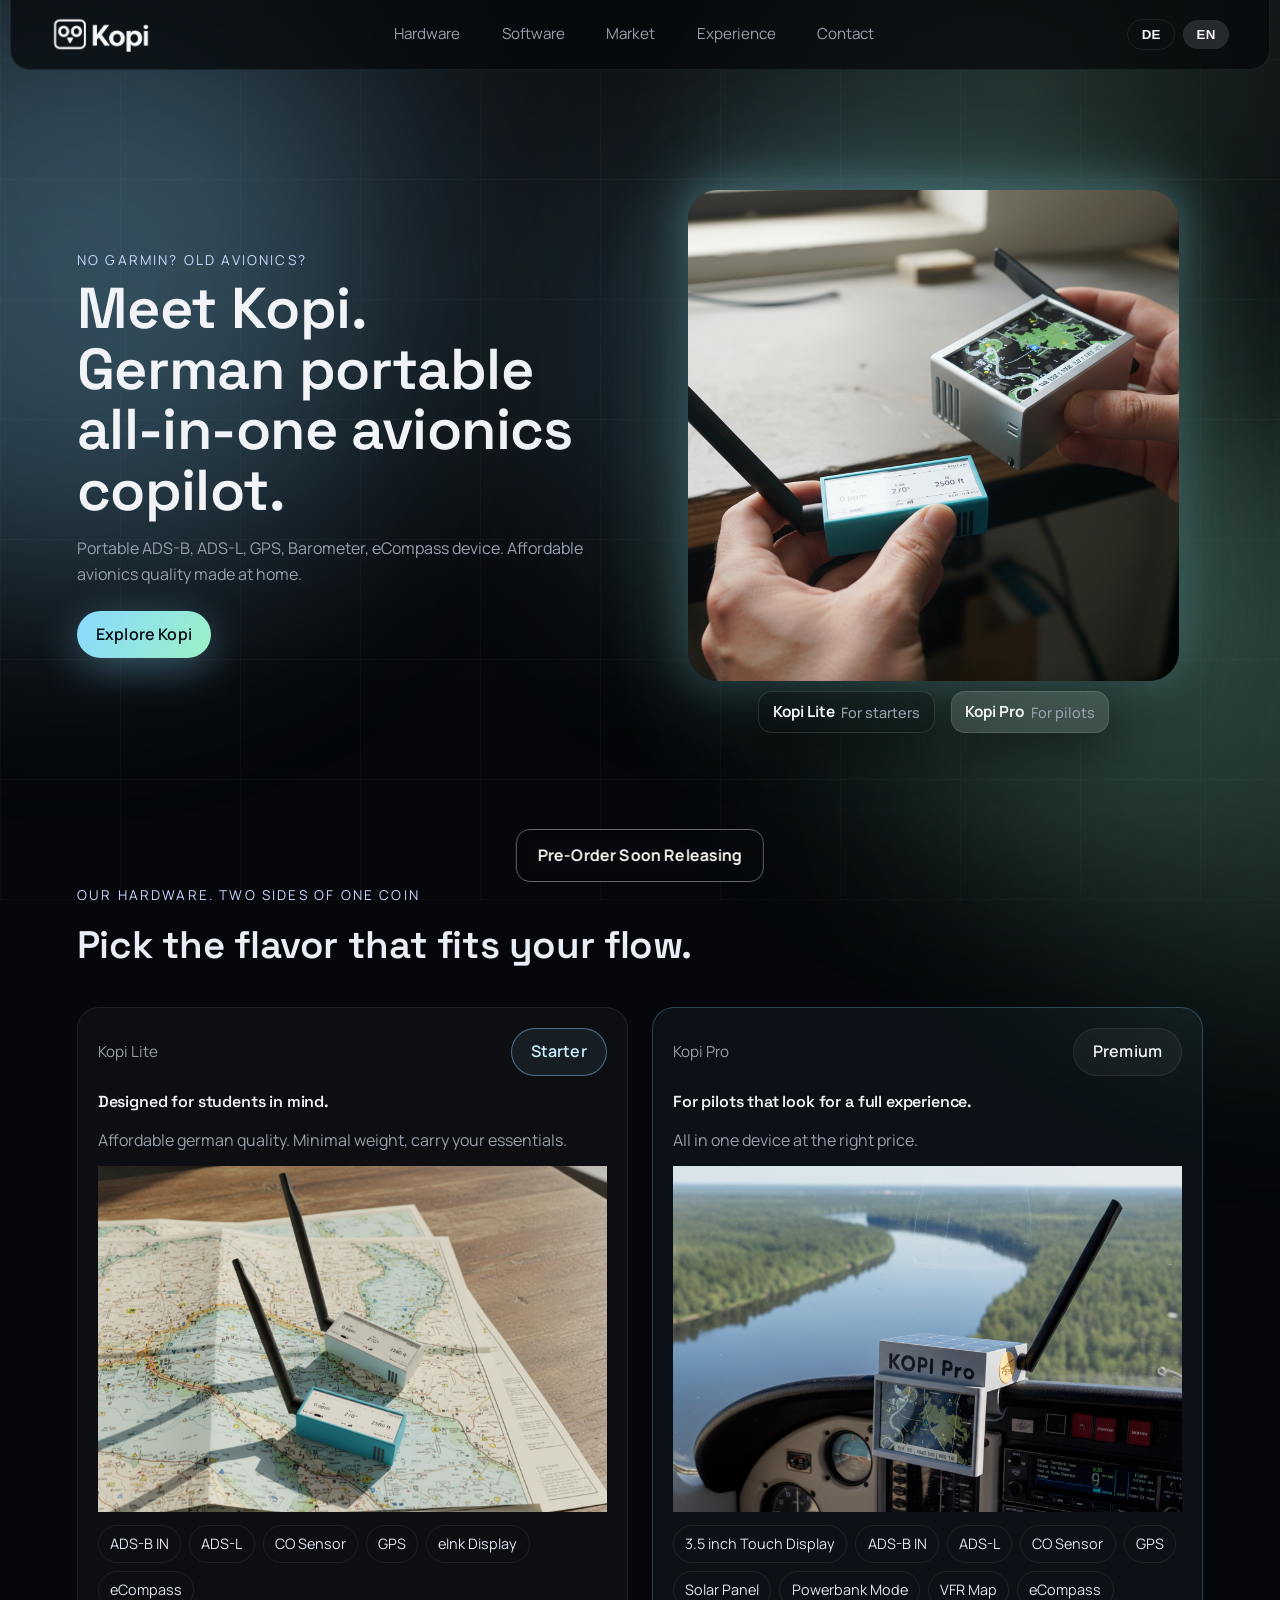
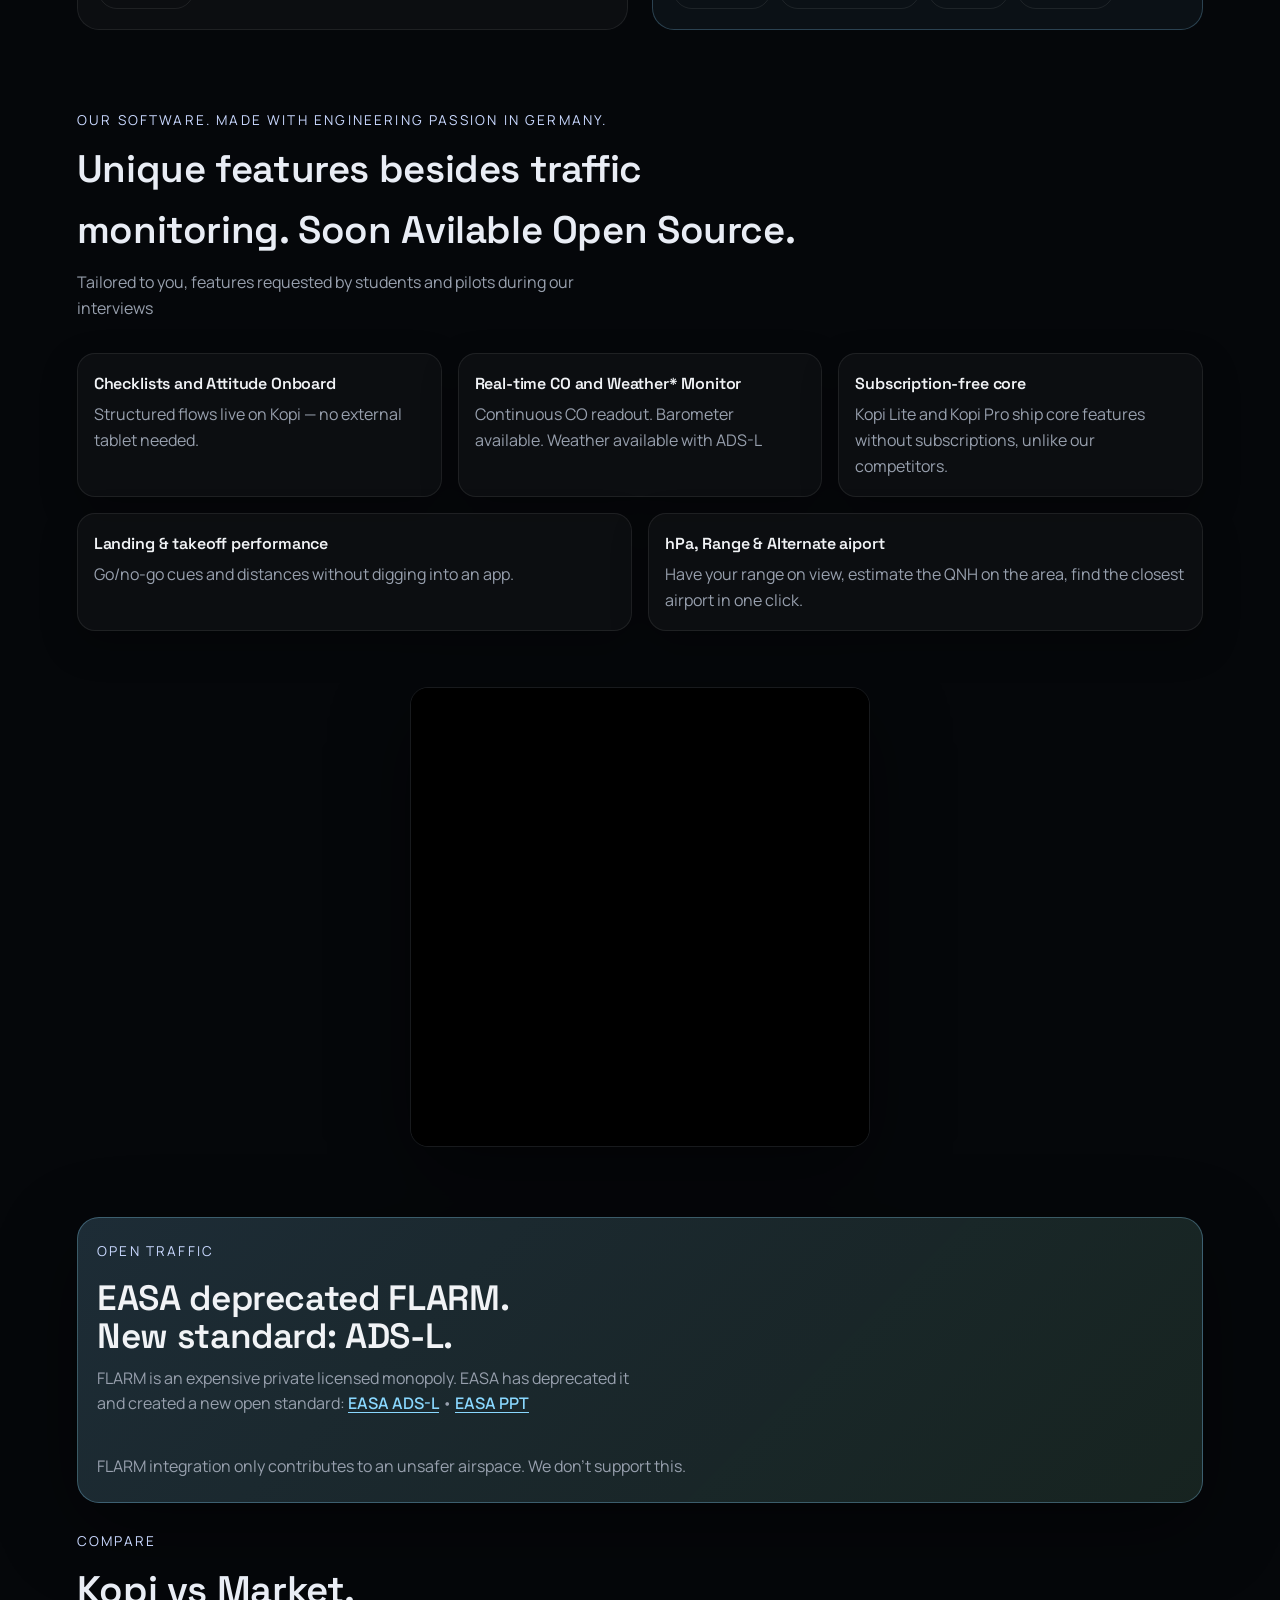
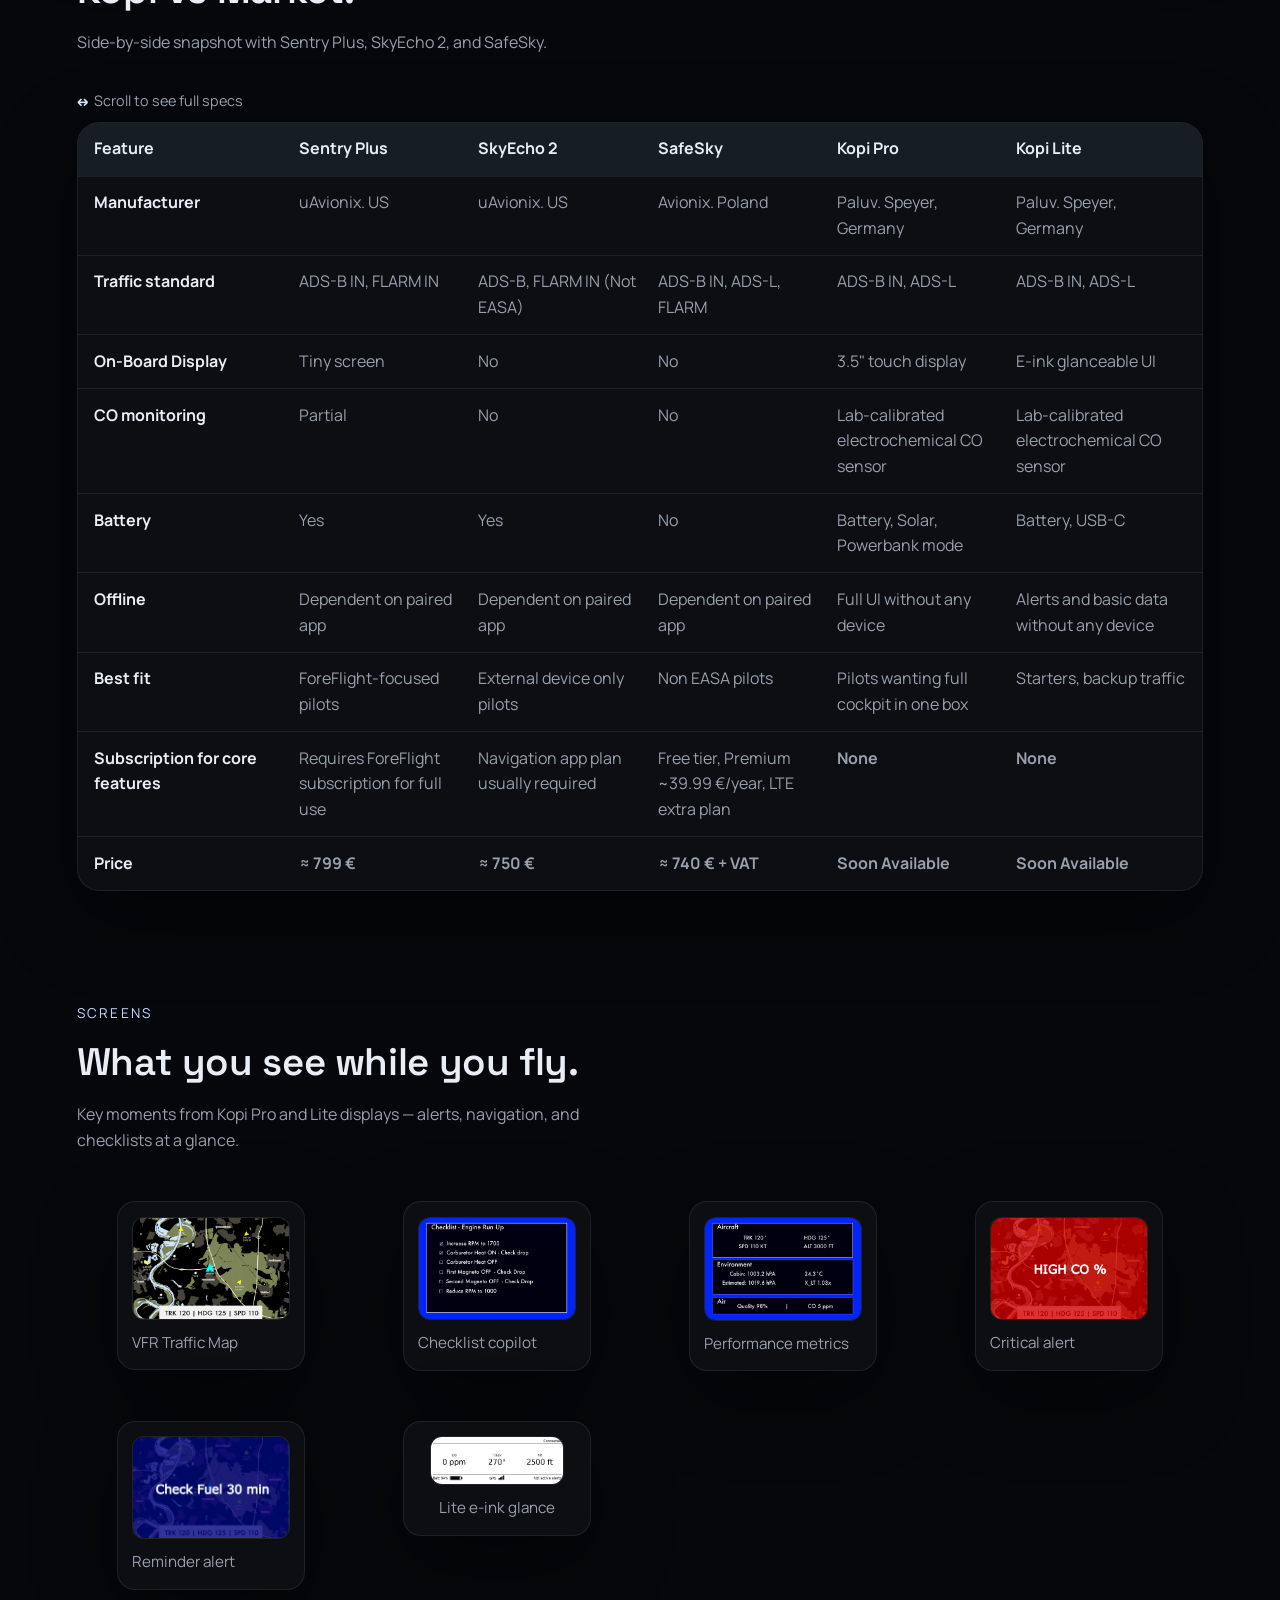
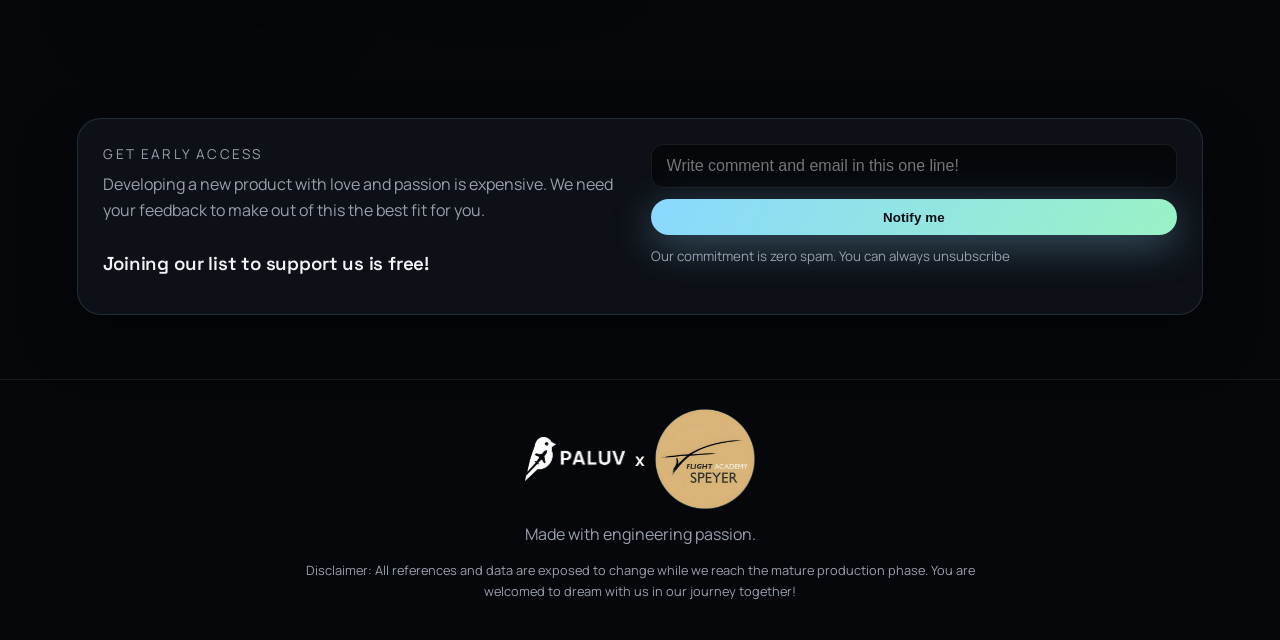
<file: index.html>
<!doctype html>
<html lang="en">
<head>
  <meta charset="UTF-8">
  <meta name="viewport" content="width=device-width, initial-scale=1.0">
  <title>Kopi | German Portable ADS-B & ADS-L Avionics Copilot</title>
  <meta name="description" content="Kopi is a German-built portable avionics copilot with ADS-B, ADS-L, GPS, barometer, eCompass, and a lab-calibrated CO sensor. Affordable, flight-ready hardware and software in one box.">
  <meta name="keywords" content="Kopi, portable avionics, ADS-B, ADS-L, GPS, barometer, eCompass, CO sensor, flight safety, German avionics">
  <meta name="robots" content="noindex, nofollow">
  <meta name="theme-color" content="#05070a">
  <link rel="canonical" href="https://kopi.paluv.de/en/">
  <link rel="alternate" hreflang="en" href="https://kopi.paluv.de/en/">
  <link rel="alternate" hreflang="de" href="https://kopi.paluv.de/de/">
  <link rel="alternate" hreflang="x-default" href="https://kopi.paluv.de/en/">
  <meta property="og:type" content="website">
  <meta property="og:site_name" content="Kopi">
  <meta property="og:title" content="Kopi | German Portable ADS-B & ADS-L Avionics Copilot">
  <meta property="og:description" content="Portable ADS-B and ADS-L avionics with GPS, barometer, eCompass, and lab-calibrated CO sensor. Built in Germany for safer flying without subscriptions.">
  <meta property="og:url" content="https://kopi.paluv.de/">
  <meta property="og:image" content="https://kopi.paluv.de/assets/together/heroSection.png">
  <meta property="og:image:secure_url" content="https://kopi.paluv.de/assets/together/heroSection.png">
  <meta property="og:image:width" content="1248">
  <meta property="og:image:height" content="832">
  <meta property="og:image:alt" content="Kopi portable avionics device floating with soft light">
  <meta property="og:locale" content="en_US">
  <meta property="og:locale:alternate" content="de_DE">
  <meta name="twitter:card" content="summary_large_image">
  <meta name="twitter:title" content="Kopi | German Portable ADS-B & ADS-L Avionics Copilot">
  <meta name="twitter:description" content="German-built portable avionics with ADS-B, ADS-L, GPS, barometer, eCompass, and lab-calibrated CO sensor. Affordable, subscription-free safety.">
  <meta name="twitter:image" content="https://kopi.paluv.de/assets/together/heroSection.png">
  <link rel="icon" type="image/x-icon" href="/assets/kopi.ico">
  <link rel="alternate icon" type="image/x-icon" href="/favicon.ico">
  <link rel="shortcut icon" href="/favicon.ico">
  <script type="application/ld+json">
    {
      "@context": "https://schema.org",
      "@type": "Product",
      "name": "Kopi",
      "description": "Portable German avionics with ADS-B, ADS-L, GPS, barometer, eCompass, and a lab-calibrated CO sensor for safer flying without subscriptions.",
      "brand": {
        "@type": "Brand",
        "name": "Kopi"
      },
      "manufacturer": {
        "@type": "Organization",
        "name": "Paluv"
      },
      "url": "https://kopi.paluv.de/en/",
      "image": "https://kopi.paluv.de/assets/together/heroSection.png",
      "inProductGroupWithID": "kopi-family"
    }
  </script>
  <script>
    (function () {
      const params = new URLSearchParams(window.location.search);
      const qsLang = params.get("lang");
      const stored = localStorage.getItem("langChoice");
      const browser = (navigator.languages && navigator.languages[0]) || navigator.language || "";
      const browserLang = (browser || "").toLowerCase().startsWith("de") ? "de" : "en";
      const lang = (qsLang === "de" || qsLang === "en") ? qsLang
        : (stored === "de" || stored === "en") ? stored
          : browserLang;

      if (qsLang === "de" || qsLang === "en") {
        localStorage.setItem("langChoice", qsLang);
      }

      const path = window.location.pathname;
      const withoutFile = path.endsWith("/") ? path : path.replace(/[^/]*$/, "");
      const withoutLang = withoutFile.replace(/\/(en|de)\/$/, "/");
      const base = withoutLang.endsWith("/") ? withoutLang : withoutLang + "/";
      const targetPath = base + lang + "/";

      if (!path.startsWith(targetPath)) {
        const targetURL = new URL(targetPath, window.location.origin);
        window.location.replace(targetURL.toString());
      }
    })();
  </script>
</head>
<body>
  <p style="color:#fff;font-family:Arial, sans-serif; background:#05070a; min-height:100vh; display:flex; align-items:center; justify-content:center;">
    Redirecting…
  </p>
</body>
</html>
</file>
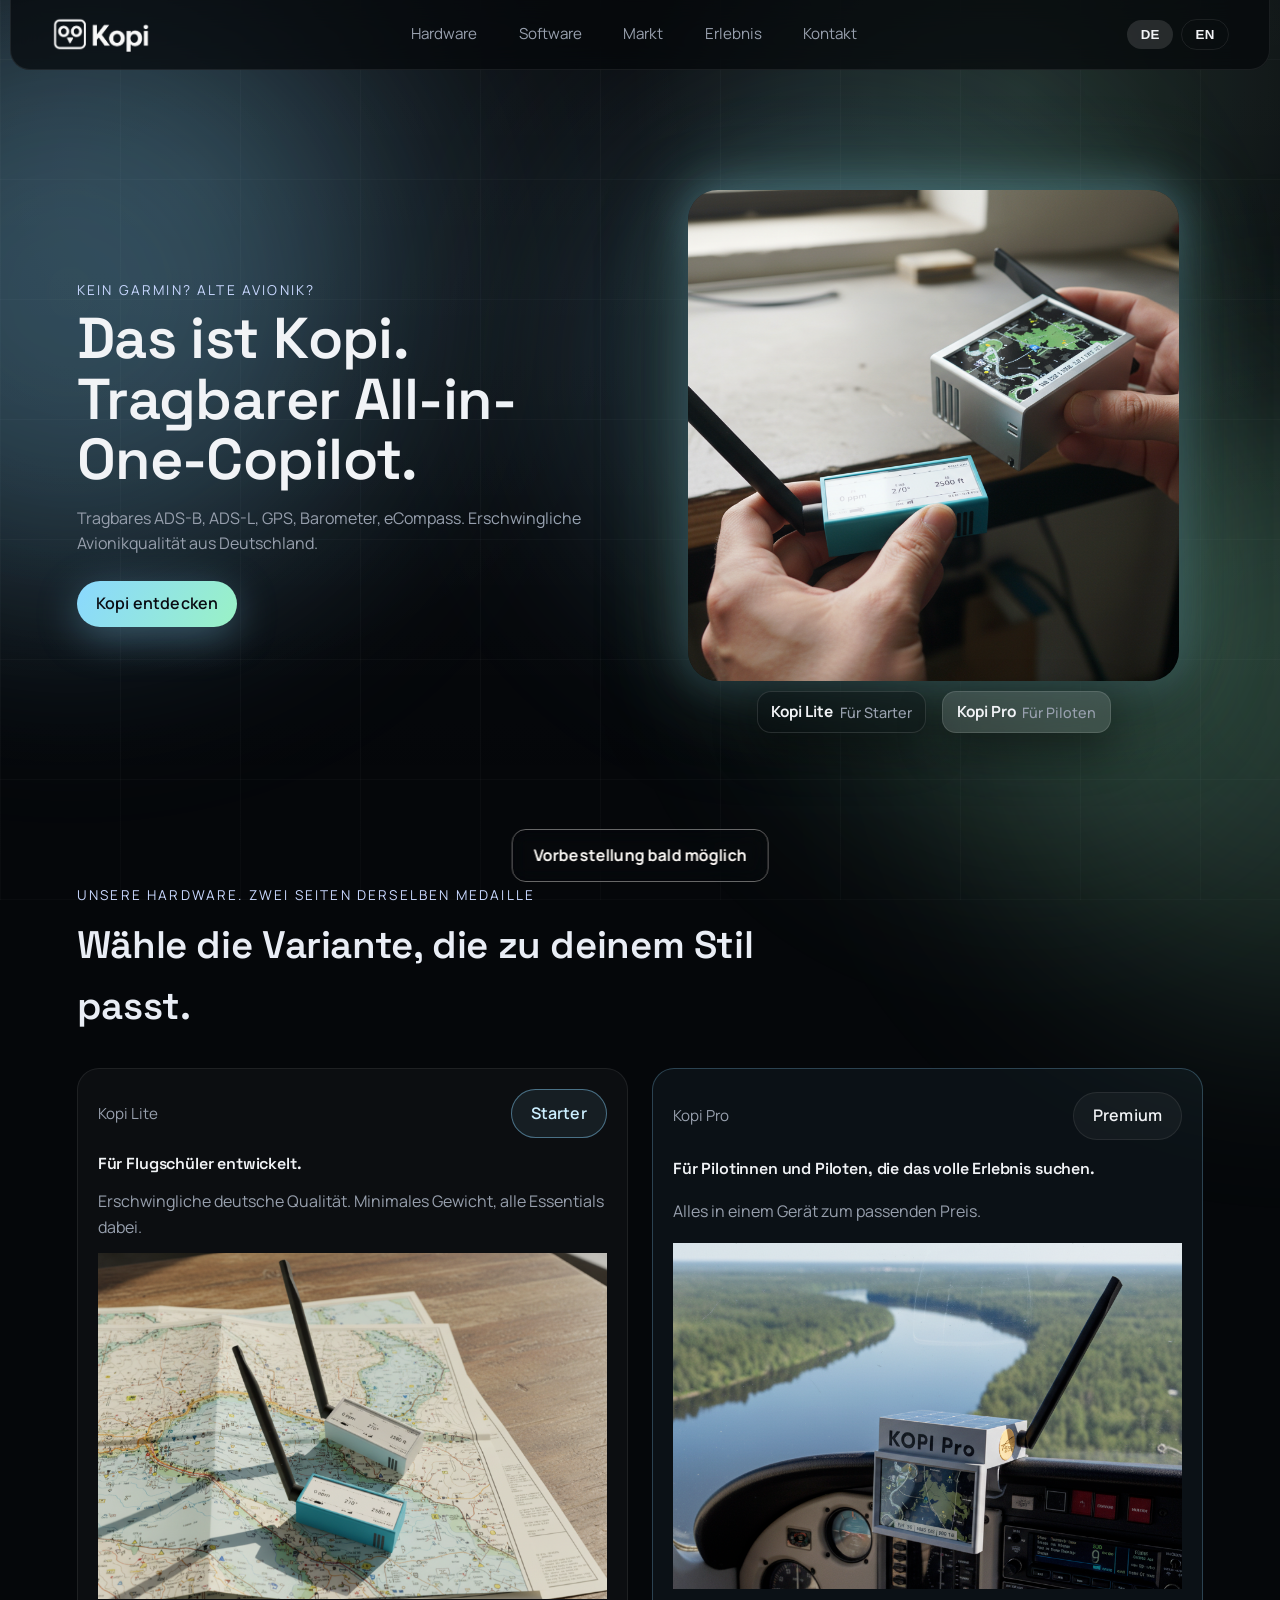
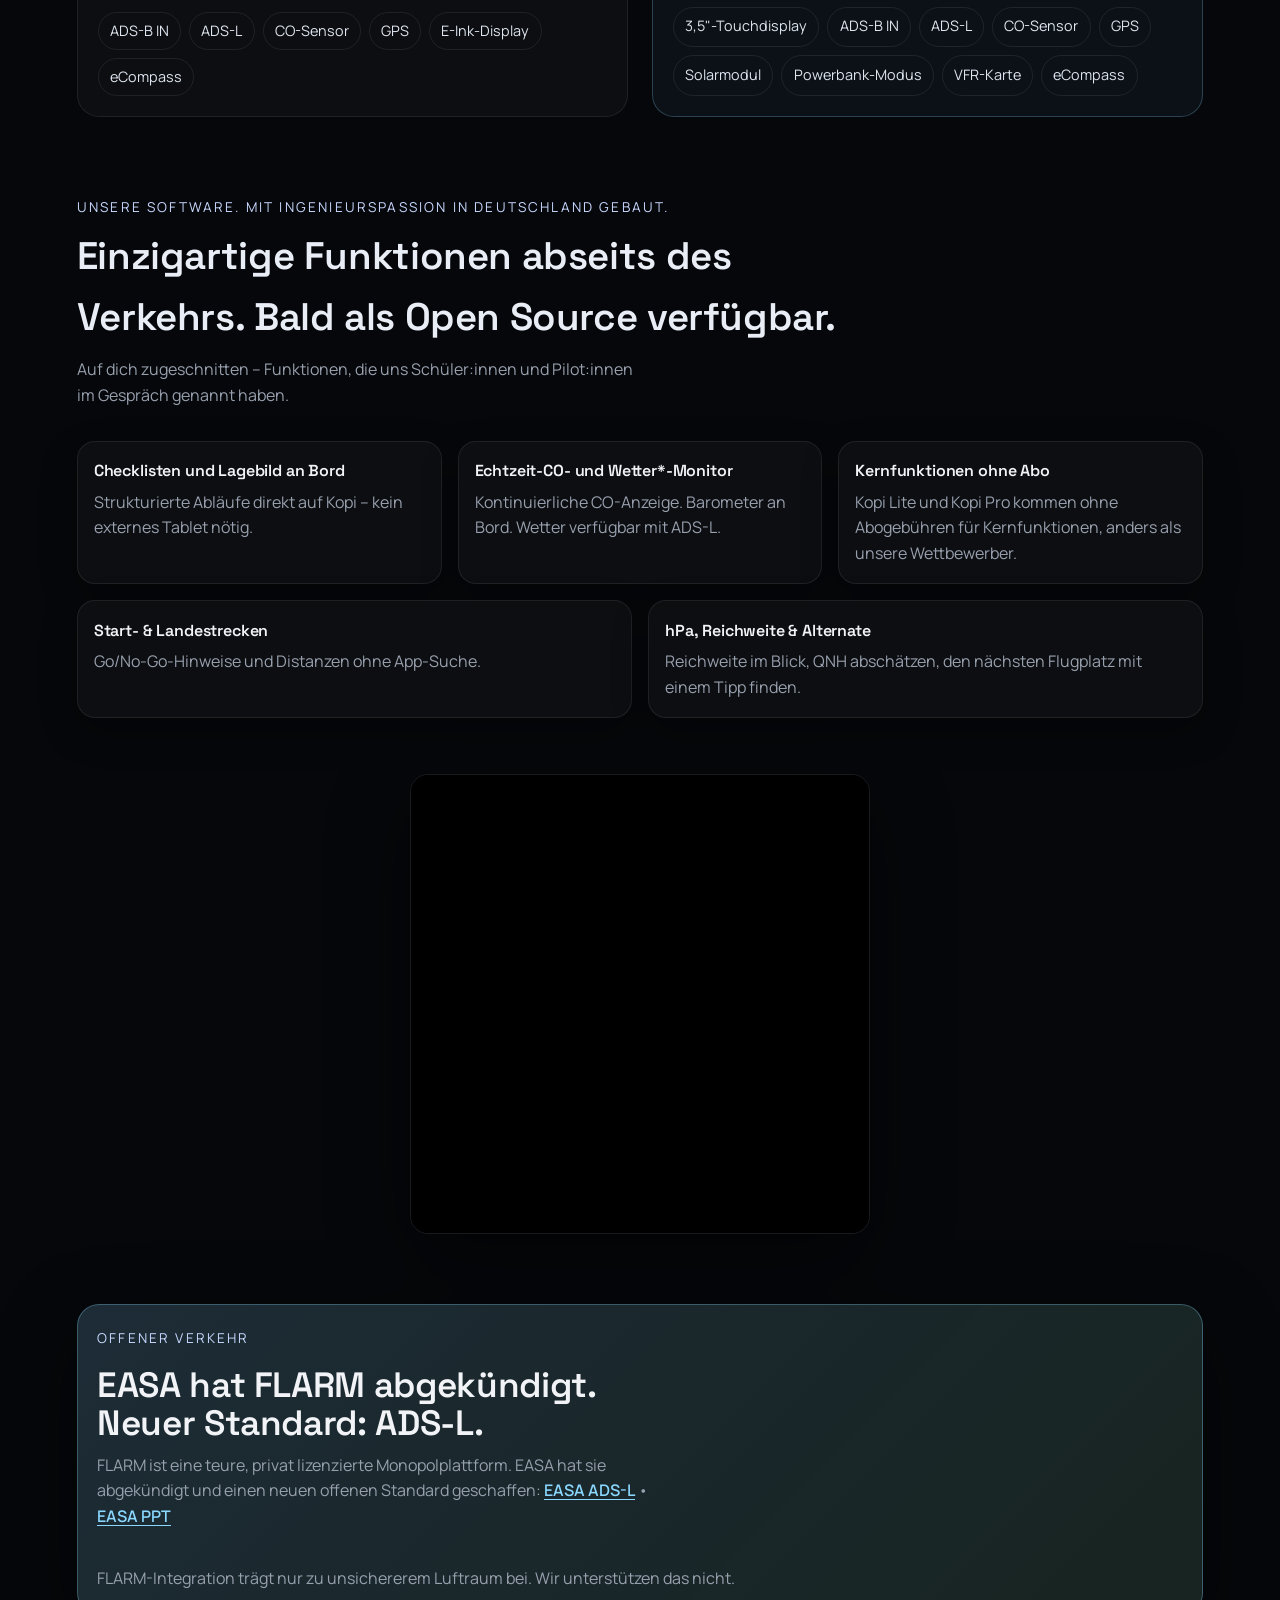
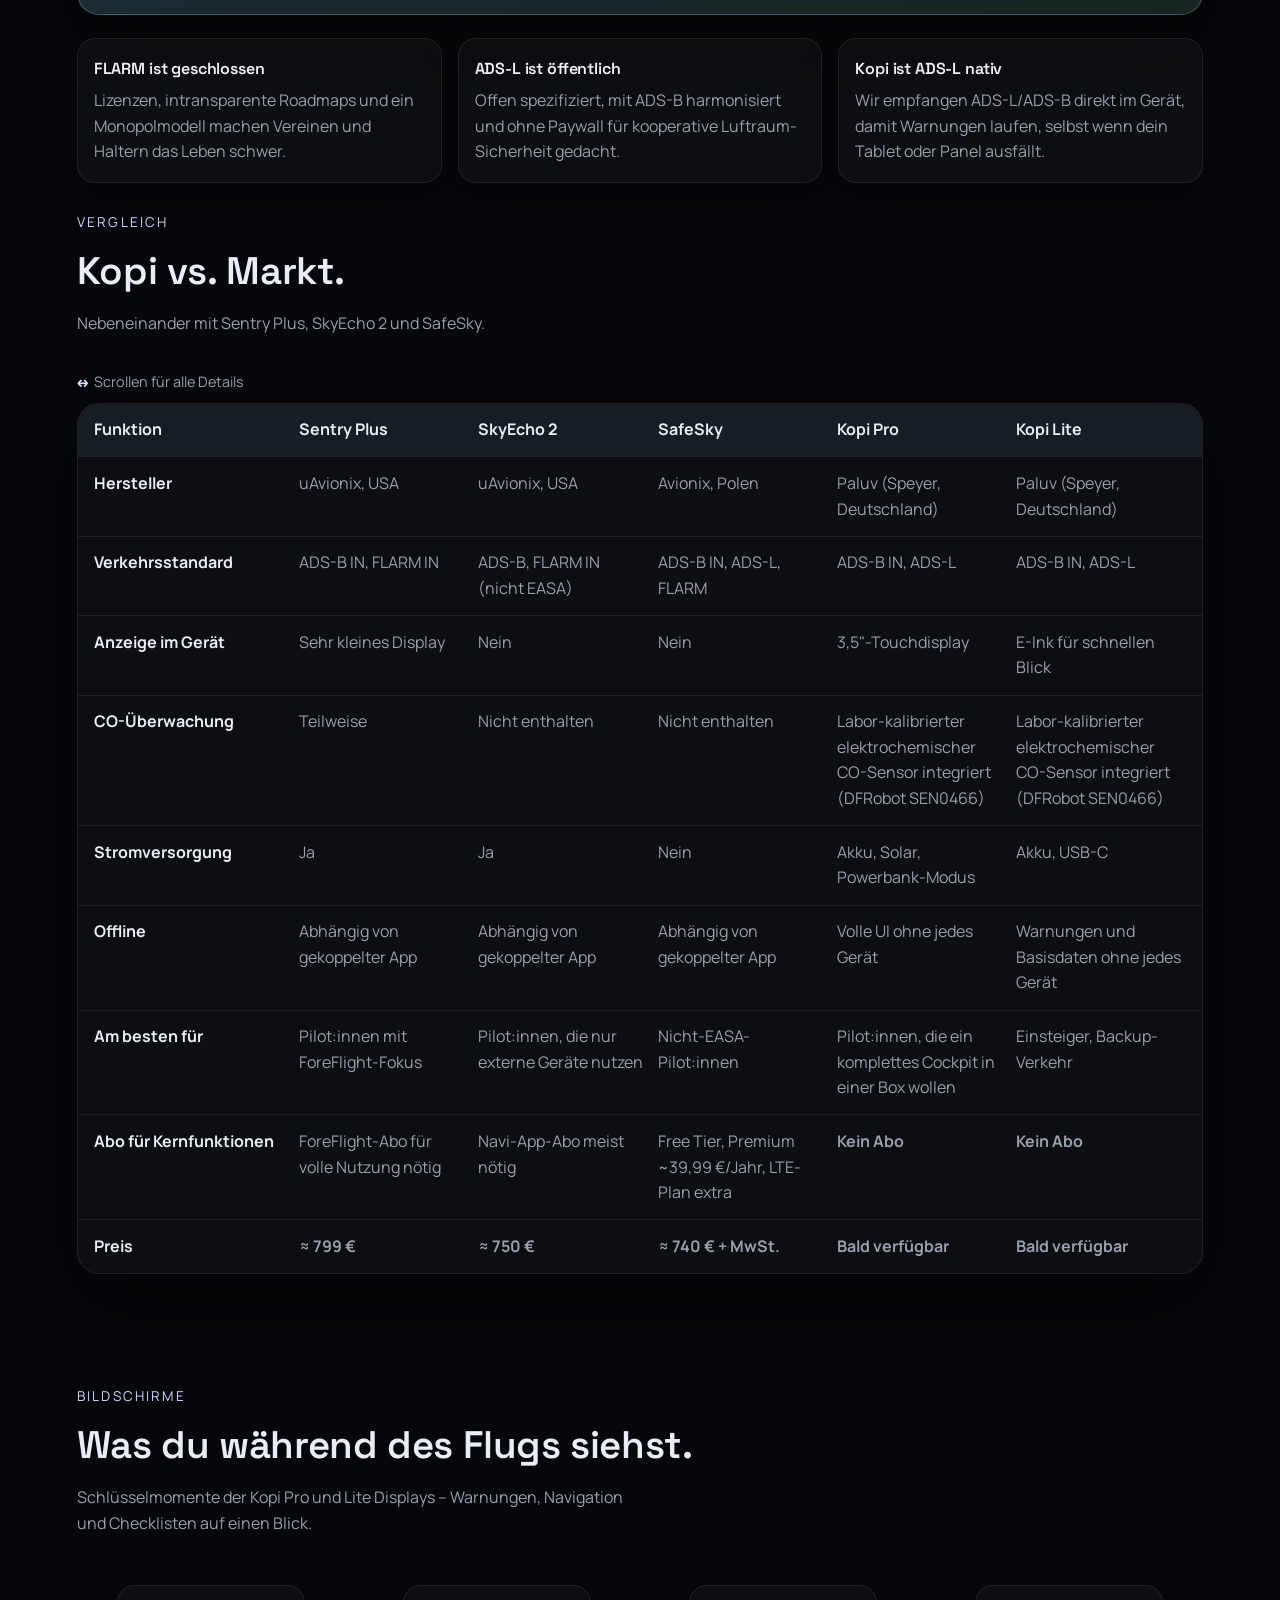
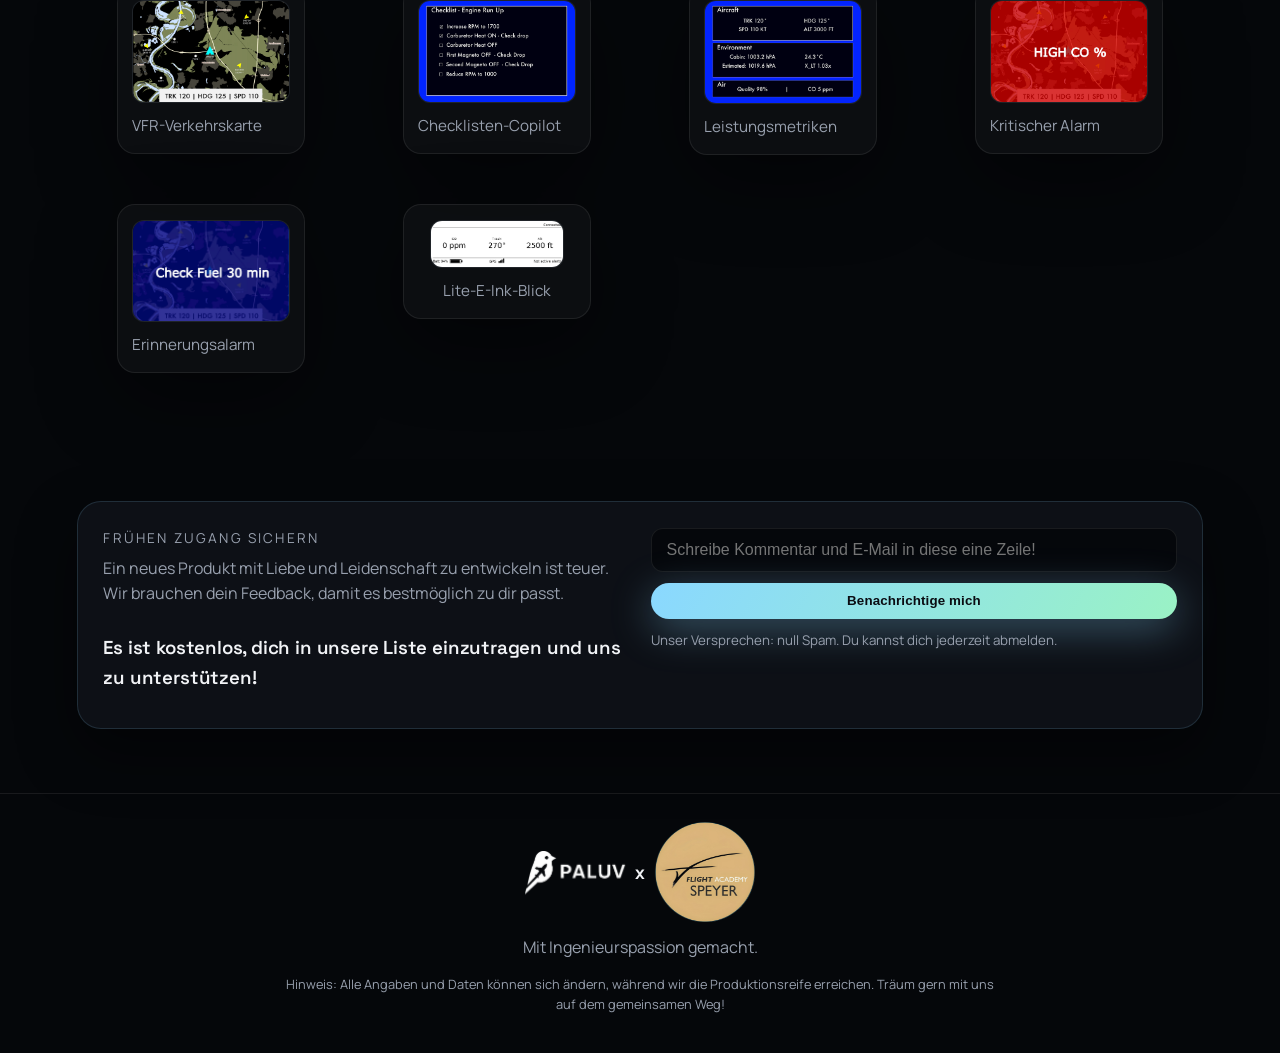
<file: de/index.html>
<!doctype html>
<html lang="de">

<head>
  <meta charset="UTF-8">
  <meta name="viewport" content="width=device-width, initial-scale=1.0">
  <title>Kopi | Tragbarer ADS-B & ADS-L Avionik aus Deutschland</title>
  <meta name="description" content="Kopi ist ein in Deutschland gebauter tragbarer Avionik mit ADS-B, ADS-L, GPS, Barometer, eCompass und labor-kalibriertem CO-Sensor. Erschwingliche, einsatzbereite Hardware und Software in einer Box.">
  <meta name="keywords" content="Kopi, tragbare Avionik, ADS-B, ADS-L, GPS, Barometer, eCompass, CO-Sensor, Flugsicherheit, deutsche Avionik">
  <meta name="robots" content="index,follow">
  <meta name="theme-color" content="#05070a">
  <link rel="canonical" href="https://kopi.paluv.de/de/">
  <link rel="alternate" hreflang="de" href="https://kopi.paluv.de/de/">
  <link rel="alternate" hreflang="en" href="https://kopi.paluv.de/en/">
  <link rel="alternate" hreflang="x-default" href="https://kopi.paluv.de/en/">
  <meta property="og:type" content="website">
  <meta property="og:site_name" content="Kopi">
  <meta property="og:title" content="Kopi | Tragbarer ADS-B & ADS-L Avionik aus Deutschland">
  <meta property="og:description" content="Tragbare ADS-B und ADS-L Avionik mit GPS, Barometer, eCompass und labor-kalibriertem CO-Sensor. Gebaut in Deutschland, ohne Abo-Pflicht für die Sicherheit.">
  <meta property="og:url" content="https://kopi.paluv.de/de/">
  <meta property="og:image" content="https://kopi.paluv.de/assets/together/heroSection.png">
  <meta property="og:image:secure_url" content="https://kopi.paluv.de/assets/together/heroSection.png">
  <meta property="og:image:width" content="1248">
  <meta property="og:image:height" content="832">
  <meta property="og:image:alt" content="Kopi-Gerät für die Luftfahrt, schwebend im weichen Licht">
  <meta property="og:locale" content="de_DE">
  <meta name="twitter:card" content="summary_large_image">
  <meta name="twitter:title" content="Kopi | Tragbarer ADS-B & ADS-L Avionik aus Deutschland">
  <meta name="twitter:description" content="Tragbare ADS-B und ADS-L Avionik mit GPS, Barometer, eCompass und labor-kalibriertem CO-Sensor. Gebaut in Deutschland, ohne Abo-Pflicht für die Sicherheit.">
  <meta name="twitter:image" content="https://kopi.paluv.de/assets/together/heroSection.png">
  <link rel="preconnect" href="https://fonts.googleapis.com">
  <link rel="preconnect" href="https://fonts.gstatic.com" crossorigin>
  <link
    href="https://fonts.googleapis.com/css2?family=Space+Grotesk:wght@400;500;600;700&family=Manrope:wght@400;500;600&display=swap"
    rel="stylesheet">
  <link rel="icon" type="image/x-icon" href="/assets/kopi.ico">
  <link rel="alternate icon" type="image/x-icon" href="/favicon.ico">
  <link rel="shortcut icon" href="/favicon.ico">
  <link rel="stylesheet" href="../styles.css">
  <script defer src="https://cloud.umami.is/script.js" data-website-id="727700e3-98d0-4059-975f-ffd9e291a4ff"></script>
  <script type="application/ld+json">
    {
      "@context": "https://schema.org",
      "@type": "Product",
      "name": "Kopi",
      "description": "Tragbare deutsche Avionik mit ADS-B, ADS-L, GPS, Barometer, eCompass und labor-kalibriertem CO-Sensor – mehr Flugsicherheit ohne Abo.",
      "brand": {
        "@type": "Brand",
        "name": "Kopi"
      },
      "manufacturer": {
        "@type": "Organization",
        "name": "Paluv"
      },
      "url": "https://kopi.paluv.de/de/",
      "image": "https://kopi.paluv.de/assets/together/heroSection.png",
      "inProductGroupWithID": "kopi-family"
    }
  </script>
</head>

<body data-lang="de">
  <div class="bg-grid"></div>
  <header class="top-bar">
    <a class="brand" href="#top">
      <img src="../assets/KopiLogoWhite.png" alt="Kopi Wortmarke" class="brand__mark">
    </a>
    <nav class="nav-links">
      <a href="#hardware">Hardware</a>
      <a href="#software">Software</a>
      <a href="#compare">Markt</a>
      <a href="#gallery">Erlebnis</a>
      <a href="#contact">Kontakt</a>
    </nav>
    <div class="lang-toggle lang-toggle--inline" aria-label="Sprache wechseln">
      <button type="button" class="pill lang-btn" data-lang-target="de">DE</button>
      <button type="button" class="pill lang-btn" data-lang-target="en">EN</button>
    </div>
    <div class="nav-actions">
      <button class="pill pill--primary menu-toggle" id="menu-toggle" aria-expanded="false"
        aria-controls="menu-overlay">
        Entdecken
      </button>
    </div>
  </header>

  <div class="menu-overlay" id="menu-overlay" aria-hidden="true">
    <div class="menu-overlay__inner">
      <button class="menu-overlay__close" aria-label="Menü schließen">✕</button>
      <div class="menu-overlay__grid">
        <div>
          <p class="eyebrow">Navigation</p>
          <ul class="menu-overlay__links">
            <li><a href="#hardware" data-menu-link>Hardware</a></li>
            <li><a href="#software" data-menu-link>Software</a></li>
            <li><a href="#compare" data-menu-link>Markt</a></li>
            <li><a href="#gallery" data-menu-link>Erlebnis</a></li>
            <li><a href="#contact" data-menu-link>Kontakt</a></li>
          </ul>
        </div>
        <div class="menu-overlay__meta">
          <p class="eyebrow">Aus dem Team:</p>
          <p>Ein neues Produkt mit Liebe und Leidenschaft zu entwickeln ist teuer.</p>
          <h3>Sei Teil von uns und erhalte Neuigkeiten vor der Veröffentlichung.</h3>
          <br>
          <a class="pill pill--primary" href="#cta" data-menu-link>Sei Teil von uns</a>
        </div>
        <div class="menu-overlay__lang">
          <p class="eyebrow">Sprache</p>
          <div class="lang-toggle">
            <button type="button" class="pill lang-btn" data-lang-target="de">Deutsch</button>
            <button type="button" class="pill lang-btn" data-lang-target="en">English</button>
          </div>
        </div>
      </div>
    </div>
  </div>

  <div class="progress-bar" aria-hidden="true"></div>

  <main id="top">
    <section class="hero">
      <div class="halo halo--one"></div>
      <div class="halo halo--two"></div>
      <div class="hero__content">
        <p class="eyebrow">Kein Garmin? Alte Avionik?</p>
        <h1>Das ist Kopi. <br>Tragbarer All-in-One-Copilot.</h1>
        <p class="lede">
          Tragbares ADS-B, ADS-L, GPS, Barometer, eCompass. Erschwingliche Avionikqualität aus Deutschland.
        </p>
        <div class="cta-row">
          <a class="pill pill--primary" href="#hardware">Kopi entdecken</a>
        </div>
      </div>
      <div class="hero__visual">
        <span class="hero__glow hero__glow--a"></span>
        <span class="hero__glow hero__glow--b"></span>
        <img class="hero__image" src="../assets/together/heroSection.png" alt="Kopi-Gerät, das im weichen Licht schwebt" loading="lazy">
        <div class="hero__badges">
          <a class="hero__badge hero__badge--primary" href="#kopi-lite">
            <strong>Kopi Lite</strong>
            <p>Für Starter</p>
          </a>
          <a class="hero__badge hero__badge--ghost" href="#kopi-pro">
            <strong>Kopi Pro</strong>
            <p>Für Piloten</p>
          </a>
        </div>
      </div>
    </section>

    <section class="lineup" id="hardware">
      <div class="section-header">
        <p class="eyebrow">Unsere Hardware. Zwei Seiten derselben Medaille</p>
        <h3>Wähle die Variante, die zu deinem Stil passt.</h3>
      </div>
      <div class="lineup__grid">
        <article class="lineup__card" id="kopi-lite">
          <div class="lineup__top">
            <p class="label">Kopi Lite</p>
            <span class="pill pill--soft">Starter</span>
          </div>
          <h4>Für Flugschüler entwickelt.</h4>
          <p>Erschwingliche deutsche Qualität. Minimales Gewicht, alle Essentials dabei.</p>
          <img src="../assets/kopi_lite/KopiLiteMap.png" alt="Kopi Lite in der Hand" loading="lazy">
          <div class="lineup__meta">
            <span>ADS-B IN</span>
            <span>ADS-L</span>
            <span>CO-Sensor</span>
            <span>GPS</span>
            <span>E-Ink-Display</span>
            <span>eCompass</span>
          </div>
        </article>

        <article class="lineup__card lineup__card--ghost" id="kopi-pro">
          <div class="lineup__top">
            <p class="label">Kopi Pro</p>
            <span class="pill pill--ghost">Premium</span>
          </div>
          <h4>Für Pilotinnen und Piloten, die das volle Erlebnis suchen.</h4>
          <p>Alles in einem Gerät zum passenden Preis.</p>
          <img src="../assets/kopi_pro/Maybeee.png" alt="Kopi Pro mit offenem Mount" loading="lazy">
          <div class="lineup__meta">
            <span>3,5&quot;-Touchdisplay</span>
            <span>ADS-B IN</span>
            <span>ADS-L</span>
            <span>CO-Sensor</span>
            <span>GPS</span>
            <span>Solarmodul</span>
            <span>Powerbank-Modus</span>
            <span>VFR-Karte</span>
            <span>eCompass</span>
          </div>
        </article>
      </div>
    </section>

    <section class="mini" id="software">
      <div class="section-header">
        <p class="eyebrow">Unsere Software. Mit Ingenieurspassion in Deutschland gebaut.</p>
        <h3>Einzigartige Funktionen abseits des Verkehrs. Bald als Open Source verfügbar.</h3>
        <p class="lede">Auf dich zugeschnitten – Funktionen, die uns Schüler:innen und Pilot:innen im Gespräch genannt haben.</p>
      </div>
      <div class="mini-grid">
        <article class="mini-card">
          <h4>Checklisten und Lagebild an Bord</h4>
          <p>Strukturierte Abläufe direkt auf Kopi – kein externes Tablet nötig.</p>
        </article>
        <article class="mini-card">
          <h4>Echtzeit-CO- und Wetter*-Monitor</h4>
          <p>Kontinuierliche CO-Anzeige. Barometer an Bord. Wetter verfügbar mit ADS-L.</p>
        </article>
        <article class="mini-card">
          <h4>Kernfunktionen ohne Abo</h4>
          <p>Kopi Lite und Kopi Pro kommen ohne Abogebühren für Kernfunktionen, anders als unsere Wettbewerber.</p>
        </article>
      </div>
      <div class="mini-grid">
        <article class="mini-card">
          <h4>Start- & Landestrecken</h4>
          <p>Go/No-Go-Hinweise und Distanzen ohne App-Suche.</p>
        </article>
        <article class="mini-card">
          <h4>hPa, Reichweite & Alternate</h4>
          <p>Reichweite im Blick, QNH abschätzen, den nächsten Flugplatz mit einem Tipp finden.</p>
        </article>
      </div>
      <div class="story__video">
        <video id="story-video" src="../assets/1125.mp4" muted playsinline autoplay></video>
      </div>
    </section>

    <section class="comparison" id="compare">
      <div class="ads-l ads-l--inline">
        <div class="ads-l__banner">
          <p class="eyebrow">Offener Verkehr</p>
          <div class="ads-l__headline">
            <h3>EASA hat FLARM abgekündigt.</h3>
            <h3>Neuer Standard: ADS-L.</h3>
          </div>
          <p class="lede">
            FLARM ist eine teure, privat lizenzierte Monopolplattform. EASA hat sie abgekündigt und einen neuen offenen Standard geschaffen:
            <a href="https://www.easa.europa.eu/en/the-agency/faqs/automatic-dependent-surveillance-light-ads-l" target="_blank" rel="noreferrer noopener">EASA ADS-L</a> •
            <a href="https://www.easa.europa.eu/sites/default/files/dfu/4._iconspicuity_ads-l.pdf" target="_blank" rel="noreferrer noopener">EASA PPT</a>
          </p>
          <p class="ads-l__note">FLARM-Integration trägt nur zu unsichererem Luftraum bei. Wir unterstützen das nicht.</p>
        </div>
        <div class="ads-l__grid">
          <article class="ads-l__card">
            <h4>FLARM ist geschlossen</h4>
            <p>Lizenzen, intransparente Roadmaps und ein Monopolmodell machen Vereinen und Haltern das Leben schwer.</p>
          </article>
          <article class="ads-l__card">
            <h4>ADS-L ist öffentlich</h4>
            <p>Offen spezifiziert, mit ADS-B harmonisiert und ohne Paywall für kooperative Luftraum-Sicherheit gedacht.</p>
          </article>
          <article class="ads-l__card">
            <h4>Kopi ist ADS-L nativ</h4>
            <p>Wir empfangen ADS-L/ADS-B direkt im Gerät, damit Warnungen laufen, selbst wenn dein Tablet oder Panel ausfällt.</p>
          </article>
        </div>
      </div>
      <div class="section-header">
        <p class="eyebrow">Vergleich</p>
        <h3>Kopi vs. Markt.</h3>
        <p class="lede">Nebeneinander mit Sentry Plus, SkyEcho 2 und SafeSky.</p>
      </div>
      <div class="compare__hint">Scrollen für alle Details</div>
      <div class="compare__table" role="table">
        <div class="compare__row compare__row--head" role="row">
          <div class="compare__cell compare__cell--head" role="columnheader">Funktion</div>
          <div class="compare__cell compare__cell--head" role="columnheader">Sentry Plus</div>
          <div class="compare__cell compare__cell--head" role="columnheader">SkyEcho 2</div>
          <div class="compare__cell compare__cell--head" role="columnheader">SafeSky</div>
          <div class="compare__cell compare__cell--head" role="columnheader">Kopi Pro</div>
          <div class="compare__cell compare__cell--head" role="columnheader">Kopi Lite</div>
        </div>
        <div class="compare__row" role="row">
          <div class="compare__cell compare__label" role="rowheader">Hersteller</div>
          <div class="compare__cell">uAvionix, USA</div>
          <div class="compare__cell">uAvionix, USA</div>
          <div class="compare__cell">Avionix, Polen</div>
          <div class="compare__cell">Paluv (Speyer, Deutschland)</div>
          <div class="compare__cell">Paluv (Speyer, Deutschland)</div>
        </div>
        <div class="compare__row" role="row">
          <div class="compare__cell compare__label" role="rowheader">Verkehrsstandard</div>
          <div class="compare__cell">ADS-B IN, FLARM IN</div>
          <div class="compare__cell">ADS-B, FLARM IN (nicht EASA)</div>
          <div class="compare__cell">ADS-B IN, ADS-L, FLARM</div>
          <div class="compare__cell">ADS-B IN, ADS-L</div>
          <div class="compare__cell">ADS-B IN, ADS-L</div>
        </div>
        <div class="compare__row" role="row">
          <div class="compare__cell compare__label" role="rowheader">Anzeige im Gerät</div>
          <div class="compare__cell">Sehr kleines Display</div>
          <div class="compare__cell">Nein</div>
          <div class="compare__cell">Nein</div>
          <div class="compare__cell">3,5&quot;-Touchdisplay</div>
          <div class="compare__cell">E-Ink für schnellen Blick</div>
        </div>
        <div class="compare__row" role="row">
          <div class="compare__cell compare__label" role="rowheader">CO-Überwachung</div>
          <div class="compare__cell">Teilweise</div>
          <div class="compare__cell">Nicht enthalten</div>
          <div class="compare__cell">Nicht enthalten</div>
          <div class="compare__cell">Labor-kalibrierter elektrochemischer CO-Sensor integriert (DFRobot SEN0466)</div>
          <div class="compare__cell">Labor-kalibrierter elektrochemischer CO-Sensor integriert (DFRobot SEN0466)</div>
        </div>
        <div class="compare__row" role="row">
          <div class="compare__cell compare__label" role="rowheader">Stromversorgung</div>
          <div class="compare__cell">Ja</div>
          <div class="compare__cell">Ja</div>
          <div class="compare__cell">Nein</div>
          <div class="compare__cell">Akku, Solar, Powerbank-Modus</div>
          <div class="compare__cell">Akku, USB-C</div>
        </div>
        <div class="compare__row" role="row">
          <div class="compare__cell compare__label" role="rowheader">Offline</div>
          <div class="compare__cell">Abhängig von gekoppelter App</div>
          <div class="compare__cell">Abhängig von gekoppelter App</div>
          <div class="compare__cell">Abhängig von gekoppelter App</div>
          <div class="compare__cell">Volle UI ohne jedes Gerät</div>
          <div class="compare__cell">Warnungen und Basisdaten ohne jedes Gerät</div>
        </div>
        <div class="compare__row" role="row">
          <div class="compare__cell compare__label" role="rowheader">Am besten für</div>
          <div class="compare__cell">Pilot:innen mit ForeFlight-Fokus</div>
          <div class="compare__cell">Pilot:innen, die nur externe Geräte nutzen</div>
          <div class="compare__cell">Nicht-EASA-Pilot:innen</div>
          <div class="compare__cell">Pilot:innen, die ein komplettes Cockpit in einer Box wollen</div>
          <div class="compare__cell">Einsteiger, Backup-Verkehr</div>
        </div>
        <div class="compare__row" role="row">
          <div class="compare__cell compare__label" role="rowheader">Abo für Kernfunktionen</div>
          <div class="compare__cell">ForeFlight-Abo für volle Nutzung nötig</div>
          <div class="compare__cell">Navi-App-Abo meist nötig</div>
          <div class="compare__cell">Free Tier, Premium ~39,99 €/Jahr, LTE-Plan extra</div>
          <div class="compare__cell"><strong>Kein Abo</strong></div>
          <div class="compare__cell"><strong>Kein Abo</strong></div>
        </div>
        <div class="compare__row" role="row">
          <div class="compare__cell compare__label" role="rowheader">Preis</div>
          <div class="compare__cell"><strong>≈ 799 €</strong></div>
          <div class="compare__cell"><strong>≈ 750 €</strong></div>
          <div class="compare__cell"><strong>≈ 740 € + MwSt.</strong></div>
          <div class="compare__cell"><strong>Bald verfügbar</strong></div>
          <div class="compare__cell"><strong>Bald verfügbar</strong></div>
        </div>
      </div>
    </section>

    <section class="screens" id="gallery">
      <div class="section-header">
        <p class="eyebrow">Bildschirme</p>
        <h3>Was du während des Flugs siehst.</h3>
        <p class="lede">Schlüsselmomente der Kopi Pro und Lite Displays – Warnungen, Navigation und Checklisten auf einen Blick.</p>
      </div>
      <div class="screens__grid">
        <figure class="screen-card">
          <img src="../assets/kopi_pro/screens/main_map.png" alt="Kopi Pro Kartenansicht">
          <figcaption>VFR-Verkehrskarte</figcaption>
        </figure>
        <figure class="screen-card">
          <img src="../assets/kopi_pro/screens/checklist_screen.png" alt="Kopi Pro Checkliste">
          <figcaption>Checklisten-Copilot</figcaption>
        </figure>
        <figure class="screen-card">
          <img src="../assets/kopi_pro/screens/performance_screen.png" alt="Kopi Pro Leistungsmetriken">
          <figcaption>Leistungsmetriken</figcaption>
        </figure>
        <figure class="screen-card">
          <img src="../assets/kopi_pro/screens/alert_critical.png" alt="Kopi Pro kritischer Alarm">
          <figcaption>Kritischer Alarm</figcaption>
        </figure>
        <figure class="screen-card">
          <img src="../assets/kopi_pro/screens/alert_reminder.png" alt="Kopi Pro Erinnerungsalarm">
          <figcaption>Erinnerungsalarm</figcaption>
        </figure>
        <figure class="screen-card screen-card--eink">
          <img src="../assets/kopi_lite/screens/kopi_eink_screen_71x25mm_v4.png" alt="Kopi Lite E-Ink-Display">
          <figcaption>Lite-E-Ink-Blick</figcaption>
        </figure>
      </div>
    </section>

    <section class="cta" id="cta">
      <div class="cta__card">
        <div>
          <p class="eyebrow">Frühen Zugang sichern</p>
          <p>Ein neues Produkt mit Liebe und Leidenschaft zu entwickeln ist teuer. Wir brauchen dein Feedback, damit es bestmöglich zu dir passt.</p>
          <br>
          <h3>Es ist kostenlos, dich in unsere Liste einzutragen und uns zu unterstützen!</h3>
        </div>
        <form class="cta__form" action="https://message.cluster.paluv.de" method="get">
          <input type="text" name="message" placeholder="Schreibe Kommentar und E-Mail in diese eine Zeile!" aria-label="Kommentar und E-Mail">
          <button type="submit" class="pill pill--primary">Benachrichtige mich</button>
          <small>Unser Versprechen: null Spam. Du kannst dich jederzeit abmelden.</small>
        </form>
      </div>
    </section>
  </main>

  <a class="bottom-preorder" href="#cta" aria-label="Pre-order soon releasing">
    Vorbestellung bald möglich
  </a>

  <footer class="footer" id="contact">
    <div class="footer__brand">
      <a href="https://paluv.de" target="_blank" rel="noreferrer noopener">
        <img src="../assets/PaluvLogoWhite.png" alt="Paluv-Logo" class="brand__mark">
      </a>
      <span class="brand__name">x</span>
      <a href="https://www.flightacademy-speyer.de/" target="_blank" rel="noreferrer noopener">
        <img src="../assets/FASLogo.png" alt="Logo der Flight Academy Speyer" class="brand__mark">
      </a>
    </div>
    <p class="footer__note">Mit Ingenieurspassion gemacht.</p>
    <p class="footer__note" style="font-size: 0.8rem;">Hinweis: Alle Angaben und Daten können sich ändern, während wir die Produktionsreife erreichen. Träum gern mit uns auf dem gemeinsamen Weg!</p>
  </footer>

  <script src="../script.js"></script>
</body>

</html>
</file>
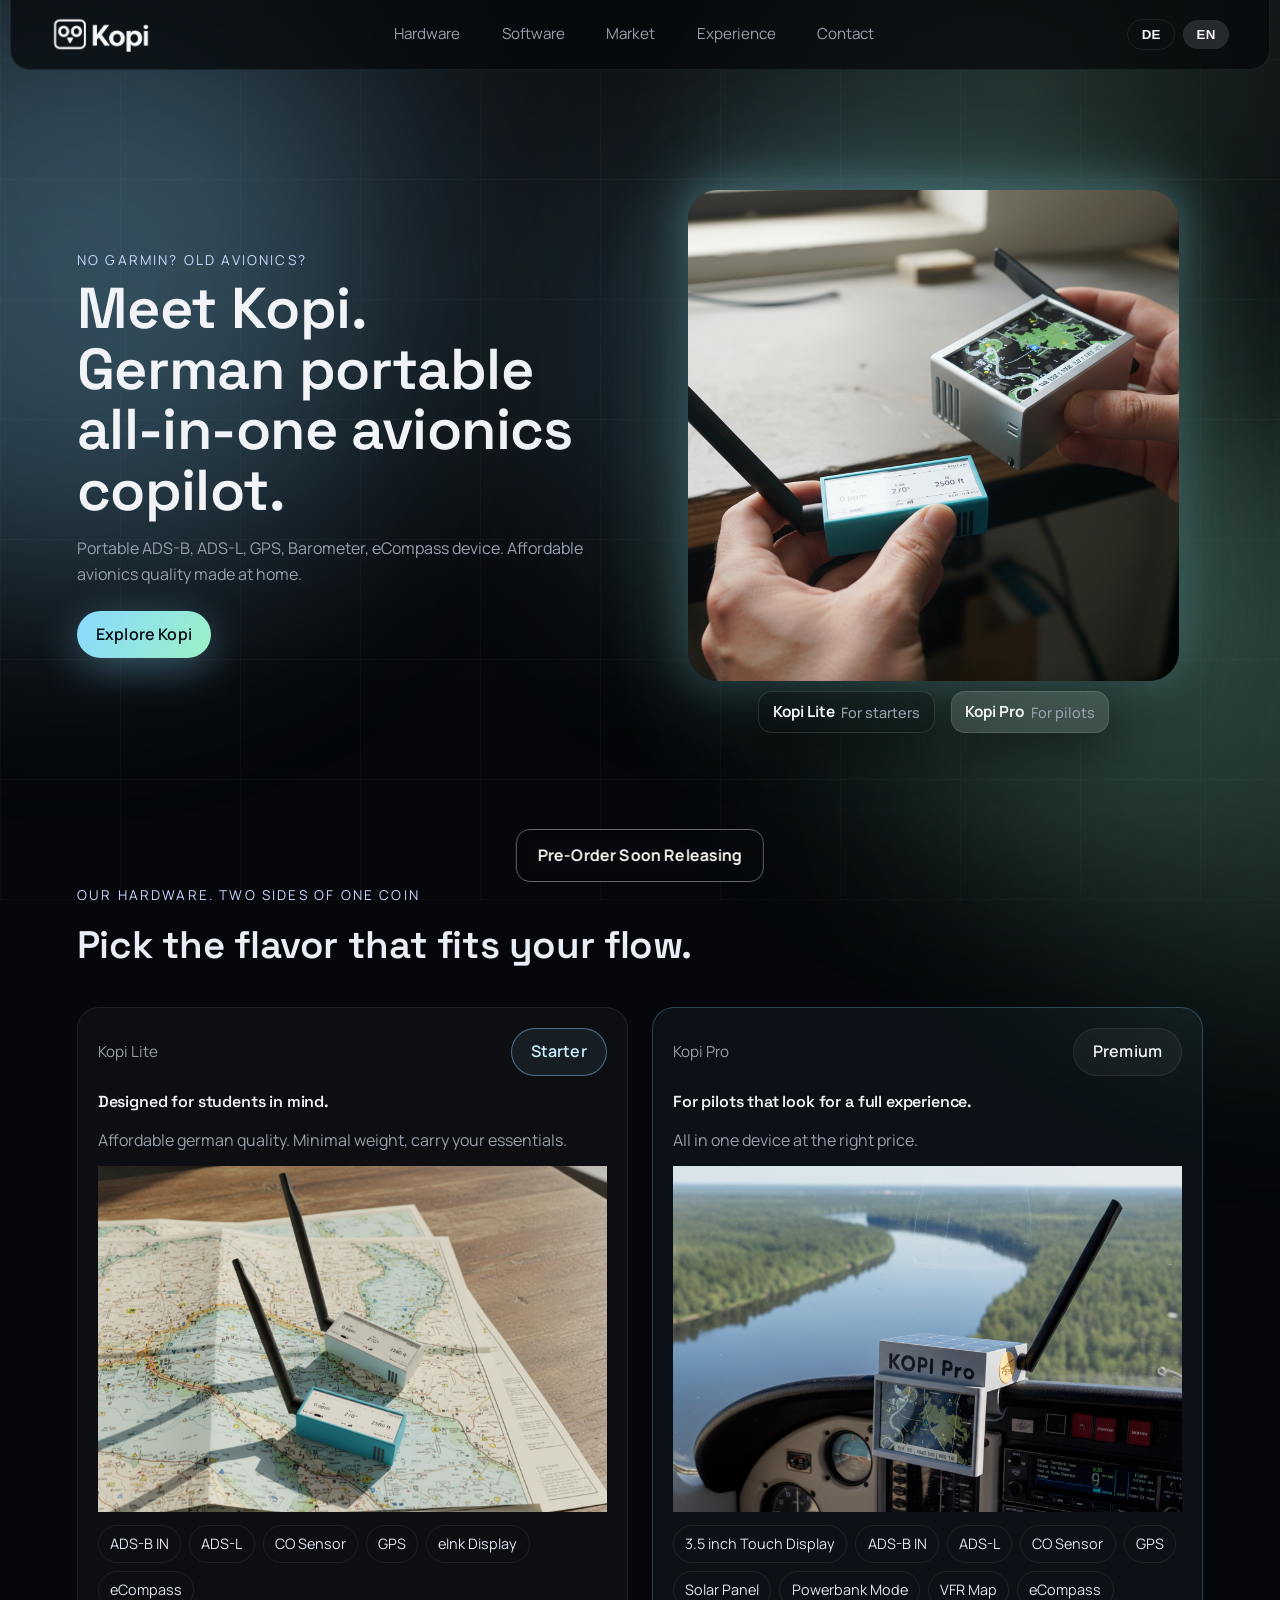
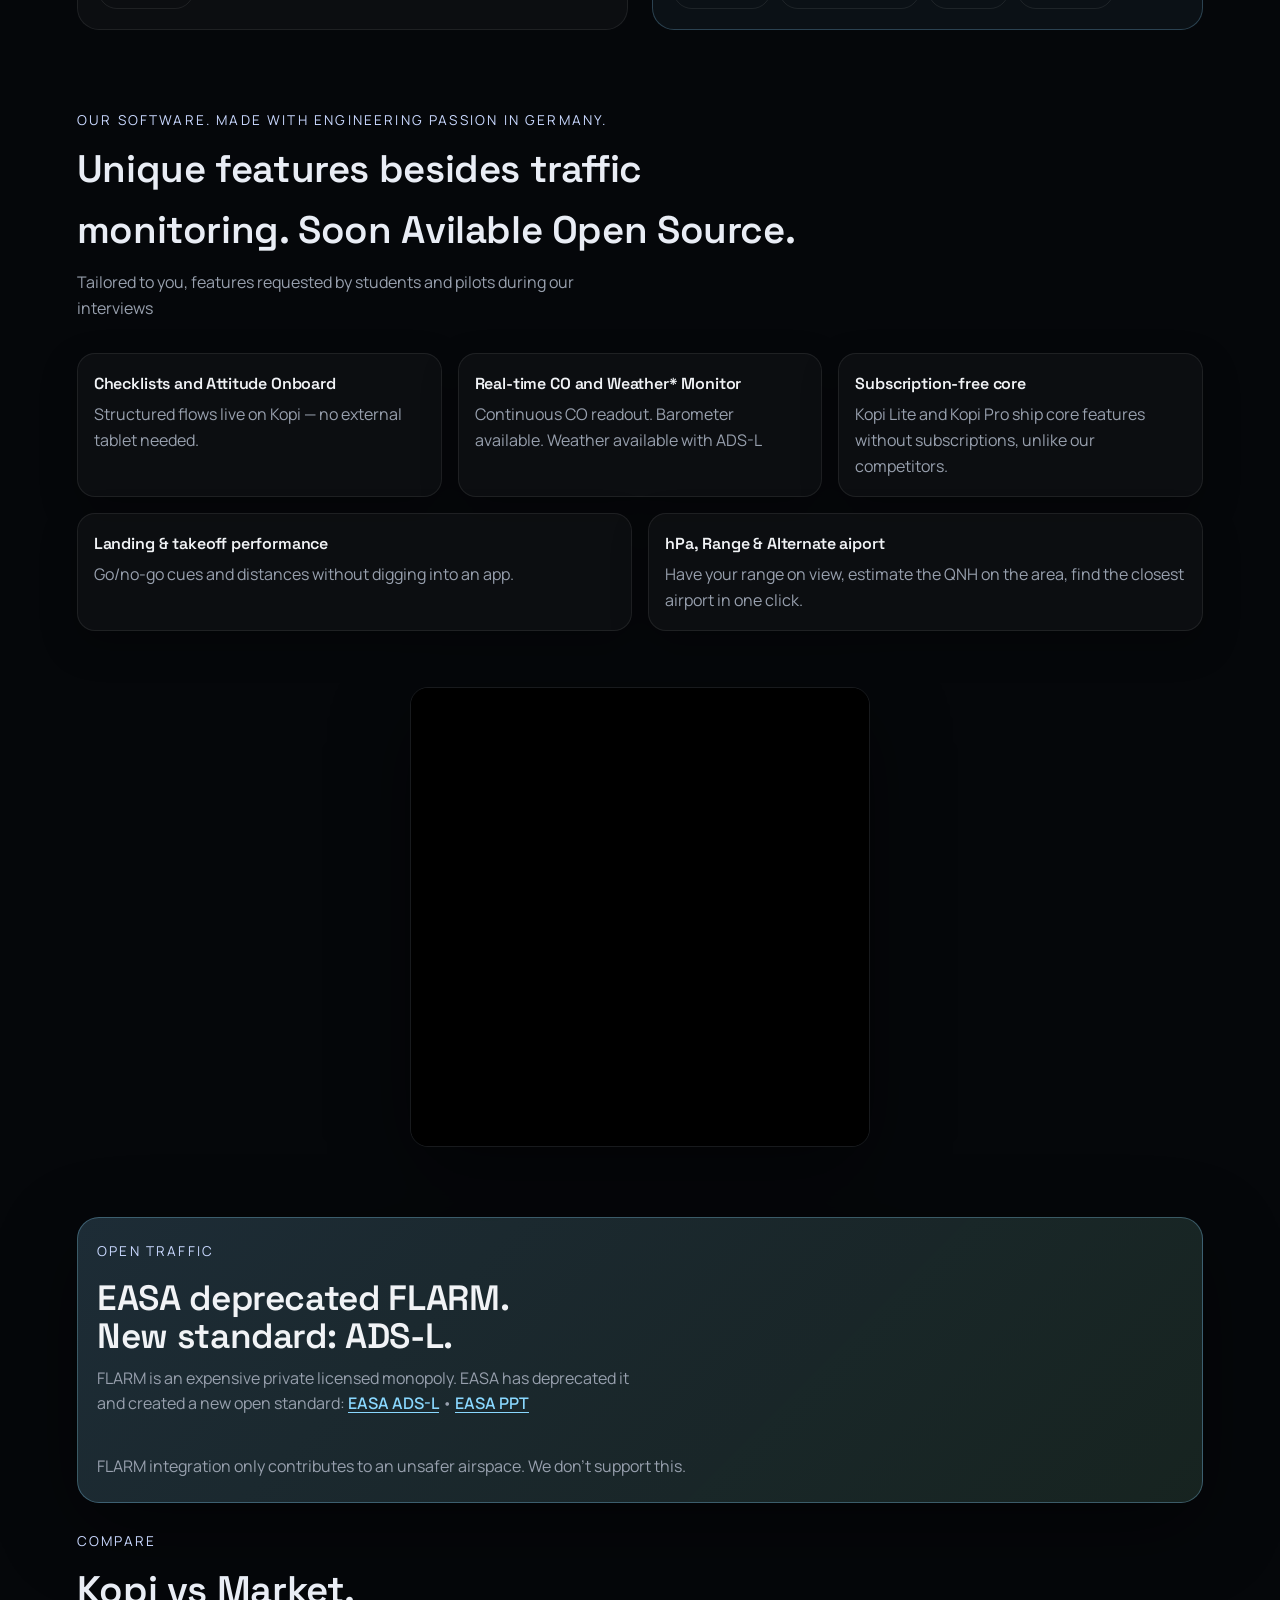
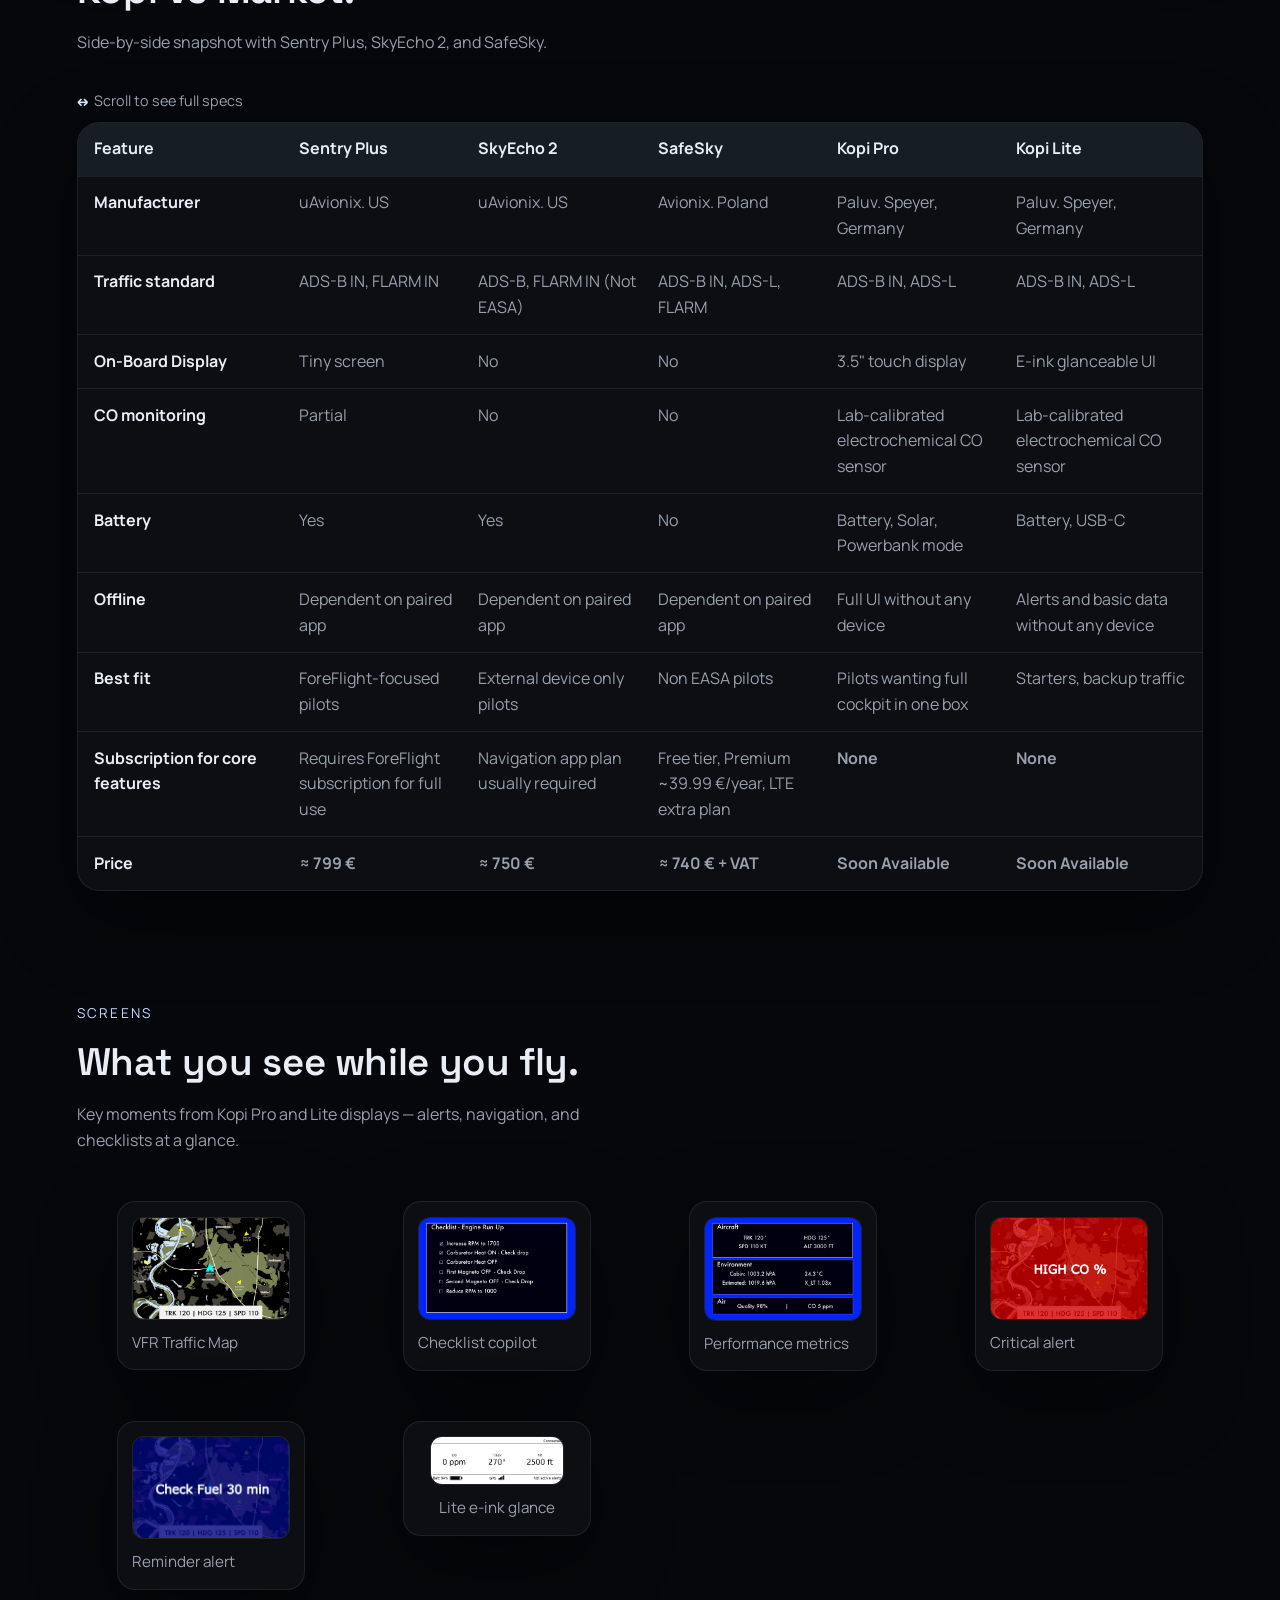
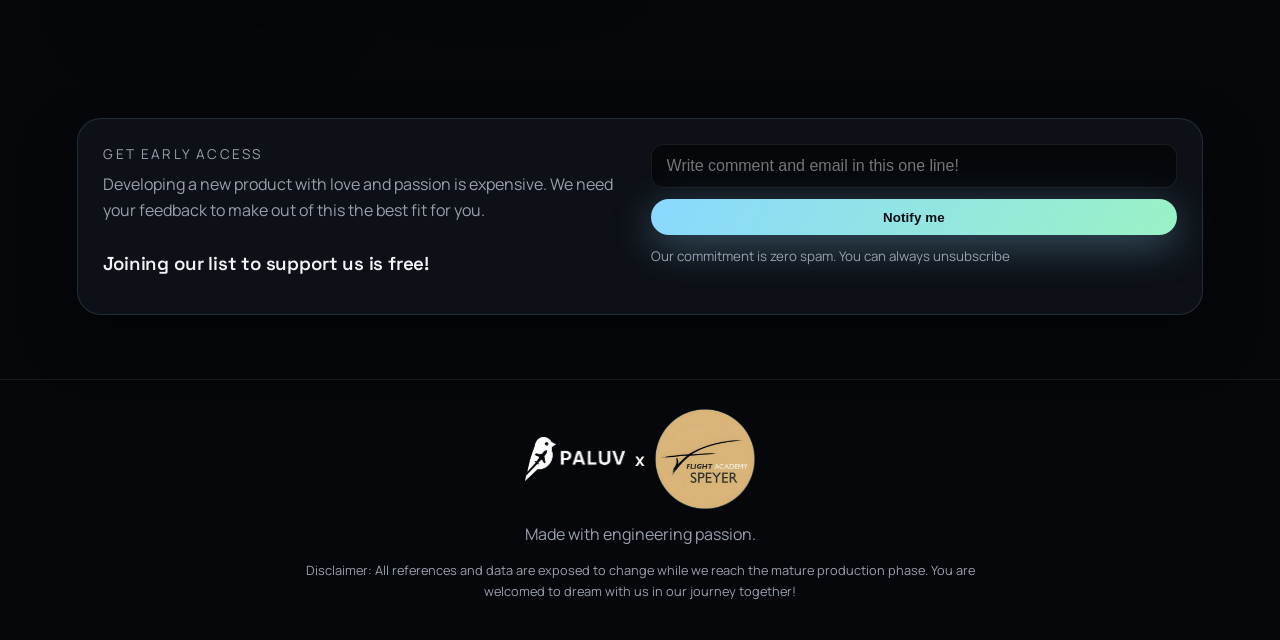
<file: en/index.html>
<!doctype html>
<html lang="en">

<head>
  <meta charset="UTF-8">
  <meta name="viewport" content="width=device-width, initial-scale=1.0">
  <title>Kopi | German Portable ADS-B & ADS-L Avionics</title>
  <meta name="description"
    content="Kopi is a German-built portable avionics with ADS-B, ADS-L, GPS, barometer, eCompass, and a lab-calibrated CO sensor. Affordable, flight-ready hardware and software in one box.">
  <meta name="keywords"
    content="Kopi, portable avionics, ADS-B, ADS-L, GPS, barometer, eCompass, CO sensor, flight safety, German avionics">
  <meta name="robots" content="index,follow">
  <meta name="theme-color" content="#05070a">
  <link rel="canonical" href="https://kopi.paluv.de/en/">
  <link rel="alternate" hreflang="en" href="https://kopi.paluv.de/en/">
  <link rel="alternate" hreflang="de" href="https://kopi.paluv.de/de/">
  <link rel="alternate" hreflang="x-default" href="https://kopi.paluv.de/en/">
  <meta property="og:type" content="website">
  <meta property="og:site_name" content="Kopi">
  <meta property="og:title" content="Kopi | German Portable ADS-B & ADS-L Avionics Copilot">
  <meta property="og:description"
    content="Portable ADS-B and ADS-L avionics with GPS, barometer, eCompass, and lab-calibrated CO sensor. Built in Germany for safer flying without subscriptions.">
  <meta property="og:url" content="https://kopi.paluv.de/en/">
  <meta property="og:image" content="https://kopi.paluv.de/assets/together/heroSection.png">
  <meta property="og:image:secure_url" content="https://kopi.paluv.de/assets/together/heroSection.png">
  <meta property="og:image:width" content="1248">
  <meta property="og:image:height" content="832">
  <meta property="og:image:alt" content="Kopi portable avionics device floating with soft light">
  <meta property="og:locale" content="en_US">
  <meta name="twitter:card" content="summary_large_image">
  <meta name="twitter:title" content="Kopi | German Portable ADS-B & ADS-L Avionics">
  <meta name="twitter:description"
    content="German-built portable avionics with ADS-B, ADS-L, GPS, barometer, eCompass, and lab-calibrated CO sensor. Affordable, subscription-free safety.">
  <meta name="twitter:image" content="https://kopi.paluv.de/assets/together/heroSection.png">
  <link rel="preconnect" href="https://fonts.googleapis.com">
  <link rel="preconnect" href="https://fonts.gstatic.com" crossorigin>
  <link
    href="https://fonts.googleapis.com/css2?family=Space+Grotesk:wght@400;500;600;700&family=Manrope:wght@400;500;600&display=swap"
    rel="stylesheet">
  <link rel="icon" type="image/x-icon" href="/assets/kopi.ico">
  <link rel="alternate icon" type="image/x-icon" href="/favicon.ico">
  <link rel="shortcut icon" href="/favicon.ico">
  <link rel="stylesheet" href="../styles.css">
  <script defer src="https://cloud.umami.is/script.js" data-website-id="727700e3-98d0-4059-975f-ffd9e291a4ff"></script>
  <script type="application/ld+json">
    {
      "@context": "https://schema.org",
      "@type": "Product",
      "name": "Kopi",
      "description": "Portable German avionics with ADS-B, ADS-L, GPS, barometer, eCompass, and a lab-calibrated CO sensor for safer flying without subscriptions.",
      "brand": {
        "@type": "Brand",
        "name": "Kopi"
      },
      "manufacturer": {
        "@type": "Organization",
        "name": "Paluv"
      },
      "url": "https://kopi.paluv.de/en/",
      "image": "https://kopi.paluv.de/assets/together/heroSection.png",
      "inProductGroupWithID": "kopi-family"
    }
  </script>
</head>

<body data-lang="en">
  <div class="bg-grid"></div>
  <header class="top-bar">
    <a class="brand" href="#top">
      <img src="../assets/KopiLogoWhite.png" alt="Kopi wordmark" class="brand__mark">
    </a>
    <nav class="nav-links">
      <a href="#hardware">Hardware</a>
      <a href="#software">Software</a>
      <a href="#compare">Market</a>
      <a href="#gallery">Experience</a>
      <a href="#contact">Contact</a>
    </nav>
    <div class="lang-toggle lang-toggle--inline" aria-label="Switch language">
      <button type="button" class="pill lang-btn" data-lang-target="de">DE</button>
      <button type="button" class="pill lang-btn" data-lang-target="en">EN</button>
    </div>
    <div class="nav-actions">
      <button class="pill pill--primary menu-toggle" id="menu-toggle" aria-expanded="false"
        aria-controls="menu-overlay">
        Discover
      </button>
    </div>
  </header>

  <div class="menu-overlay" id="menu-overlay" aria-hidden="true">
    <div class="menu-overlay__inner">
      <button class="menu-overlay__close" aria-label="Close menu">✕</button>
      <div class="menu-overlay__grid">
        <div>
          <p class="eyebrow">Navigate</p>
          <ul class="menu-overlay__links">
            <li><a href="#hardware" data-menu-link>Hardware</a></li>
            <li><a href="#software" data-menu-link>Software</a></li>
            <li><a href="#compare" data-menu-link>Market</a></li>
            <li><a href="#gallery" data-menu-link>Experience</a></li>
            <li><a href="#contact" data-menu-link>Contact</a></li>
          </ul>
        </div>
        <div class="menu-overlay__meta">
          <p class="eyebrow">From the team:</p>
          <p>Developing a new product with love and passion is expensive.</p>
          <h3>Be part of us for our pre-release news</h3>
          <br>
          <a class="pill pill--primary" href="#cta" data-menu-link>Be part of us</a>
        </div>
        <div class="menu-overlay__lang">
          <p class="eyebrow">Language</p>
          <div class="lang-toggle">
            <button type="button" class="pill lang-btn" data-lang-target="de">Deutsch</button>
            <button type="button" class="pill lang-btn" data-lang-target="en">English</button>
          </div>
        </div>
      </div>
    </div>
  </div>

  <div class="progress-bar" aria-hidden="true"></div>

  <main id="top">
    <section class="hero">
      <div class="halo halo--one"></div>
      <div class="halo halo--two"></div>
      <div class="hero__content">
        <p class="eyebrow">No garmin? Old avionics?</p>
        <h1>Meet Kopi. <br>German portable all-in-one avionics copilot.</h1>
        <p class="lede">
          Portable ADS-B, ADS-L, GPS, Barometer, eCompass device. Affordable avionics quality made at home.
        </p>
        <div class="cta-row">
          <a class="pill pill--primary" href="#hardware">Explore Kopi</a>
        </div>
      </div>
      <div class="hero__visual">
        <span class="hero__glow hero__glow--a"></span>
        <span class="hero__glow hero__glow--b"></span>
        <img class="hero__image" src="../assets/together/heroSection.png" alt="Kopi device floating with soft light"
          loading="lazy">
        <div class="hero__badges">
          <a class="hero__badge hero__badge--primary" href="#kopi-lite">
            <strong>Kopi Lite</strong>
            <p>For starters</p>
          </a>
          <a class="hero__badge hero__badge--ghost" href="#kopi-pro">
            <strong>Kopi Pro</strong>
            <p>For pilots</p>
          </a>
        </div>
      </div>
    </section>

    <section class="lineup" id="hardware">
      <div class="section-header">
        <p class="eyebrow">Our hardware. Two sides of one coin</p>
        <h3>Pick the flavor that fits your flow.</h3>
      </div>
      <div class="lineup__grid">
        <article class="lineup__card" id="kopi-lite">
          <div class="lineup__top">
            <p class="label">Kopi Lite</p>
            <span class="pill pill--soft">Starter</span>
          </div>
          <h4>Designed for students in mind.</h4>
          <p>Affordable german quality. Minimal weight, carry your essentials.</p>
          <img src="../assets/kopi_lite/KopiLiteMap.png" alt="Kopi Lite in hand" loading="lazy">
          <div class="lineup__meta">
            <span>ADS-B IN</span>
            <span>ADS-L</span>
            <span>CO Sensor</span>
            <span>GPS</span>
            <span>eInk Display</span>
            <span>eCompass</span>
          </div>
        </article>

        <article class="lineup__card lineup__card--ghost" id="kopi-pro">
          <div class="lineup__top">
            <p class="label">Kopi Pro</p>
            <span class="pill pill--ghost">Premium</span>
          </div>
          <h4>For pilots that look for a full experience.</h4>
          <p>All in one device at the right price.</p>
          <img src="../assets/kopi_pro/Maybeee.png" alt="Kopi Pro open mount" loading="lazy">
          <div class="lineup__meta">
            <span>3.5 inch Touch Display</span>
            <span>ADS-B IN</span>
            <span>ADS-L</span>
            <span>CO Sensor</span>
            <span>GPS</span>
            <span>Solar Panel</span>
            <span>Powerbank Mode</span>
            <span>VFR Map</span>
            <span>eCompass</span>
          </div>
        </article>
      </div>
    </section>

    <section class="mini" id="software">
      <div class="section-header">
        <p class="eyebrow">Our Software. Made with engineering passion in Germany.</p>
        <h3>Unique features besides traffic monitoring. Soon Avilable Open Source.</h3>
        <p class="lede">Tailored to you, features requested by students and pilots during our interviews</p>
      </div>
      <div class="mini-grid">
        <article class="mini-card">
          <h4>Checklists and Attitude Onboard</h4>
          <p>Structured flows live on Kopi — no external tablet needed.</p>
        </article>
        <article class="mini-card">
          <h4>Real-time CO and Weather* Monitor</h4>
          <p>Continuous CO readout. Barometer available. Weather available with ADS-L</p>
        </article>
        <article class="mini-card">
          <h4>Subscription-free core</h4>
          <p>Kopi Lite and Kopi Pro ship core features without subscriptions, unlike our competitors.</p>
        </article>
      </div>
      <div class="mini-grid">
        <article class="mini-card">
          <h4>Landing & takeoff performance</h4>
          <p>Go/no-go cues and distances without digging into an app.</p>
        </article>
        <article class="mini-card">
          <h4>hPa, Range & Alternate aiport</h4>
          <p>Have your range on view, estimate the QNH on the area, find the closest airport in one click.</p>
        </article>
      </div>
      <div class="story__video">
        <video id="story-video" src="../assets/1125.mp4" muted playsinline autoplay></video>
      </div>
    </section>

    <section class="comparison" id="compare">
      <div class="ads-l ads-l--inline">
        <div class="ads-l__banner">
          <p class="eyebrow">Open traffic</p>
          <div class="ads-l__headline">
            <h3>EASA deprecated FLARM.</h3>
            <h3>New standard: ADS-L.</h3>
          </div>
          <p class="lede">
            FLARM is an expensive private licensed monopoly. EASA has deprecated it and created a new open standard:
            <a href="https://www.easa.europa.eu/en/the-agency/faqs/automatic-dependent-surveillance-light-ads-l"
              target="_blank" rel="noreferrer noopener">EASA ADS-L</a> •
            <a href="https://www.easa.europa.eu/sites/default/files/dfu/4._iconspicuity_ads-l.pdf" target="_blank"
              rel="noreferrer noopener">EASA PPT</a>
          </p>
          <p class="ads-l__note">FLARM integration only contributes to an unsafer airspace. We don't support this.</p>
        </div>
      </div>
      <div class="section-header">
        <p class="eyebrow">Compare</p>
        <h3>Kopi vs Market.</h3>
        <p class="lede">Side-by-side snapshot with Sentry Plus, SkyEcho 2, and SafeSky.</p>
      </div>
      <div class="compare__hint">Scroll to see full specs</div>
      <div class="compare__table" role="table">
        <div class="compare__row compare__row--head" role="row">
          <div class="compare__cell compare__cell--head" role="columnheader">Feature</div>
          <div class="compare__cell compare__cell--head" role="columnheader">Sentry Plus</div>
          <div class="compare__cell compare__cell--head" role="columnheader">SkyEcho 2</div>
          <div class="compare__cell compare__cell--head" role="columnheader">SafeSky</div>
          <div class="compare__cell compare__cell--head" role="columnheader">Kopi Pro</div>
          <div class="compare__cell compare__cell--head" role="columnheader">Kopi Lite</div>
        </div>
        <div class="compare__row" role="row">
          <div class="compare__cell compare__label" role="rowheader">Manufacturer</div>
          <div class="compare__cell">uAvionix. US</div>
          <div class="compare__cell">uAvionix. US</div>
          <div class="compare__cell">Avionix. Poland</div>
          <div class="compare__cell">Paluv. Speyer, Germany</div>
          <div class="compare__cell">Paluv. Speyer, Germany</div>
        </div>
        <div class="compare__row" role="row">
          <div class="compare__cell compare__label" role="rowheader">Traffic standard</div>
          <div class="compare__cell">ADS-B IN, FLARM IN</div>
          <div class="compare__cell">ADS-B, FLARM IN (Not EASA)</div>
          <div class="compare__cell">ADS-B IN, ADS-L, FLARM</div>
          <div class="compare__cell">ADS-B IN, ADS-L</div>
          <div class="compare__cell">ADS-B IN, ADS-L</div>
        </div>
        <div class="compare__row" role="row">
          <div class="compare__cell compare__label" role="rowheader">On-Board Display</div>
          <div class="compare__cell">Tiny screen</div>
          <div class="compare__cell">No</div>
          <div class="compare__cell">No</div>
          <div class="compare__cell">3.5&quot; touch display</div>
          <div class="compare__cell">E-ink glanceable UI</div>
        </div>
        <div class="compare__row" role="row">
          <div class="compare__cell compare__label" role="rowheader">CO monitoring</div>
          <div class="compare__cell">Partial</div>
          <div class="compare__cell">No</div>
          <div class="compare__cell">No</div>
          <div class="compare__cell">Lab-calibrated electrochemical CO sensor</div>
          <div class="compare__cell">Lab-calibrated electrochemical CO sensor</div>
        </div>
        <div class="compare__row" role="row">
          <div class="compare__cell compare__label" role="rowheader">Battery</div>
          <div class="compare__cell">Yes</div>
          <div class="compare__cell">Yes</div>
          <div class="compare__cell">No</div>
          <div class="compare__cell">Battery, Solar, Powerbank mode</div>
          <div class="compare__cell">Battery, USB-C</div>
        </div>
        <div class="compare__row" role="row">
          <div class="compare__cell compare__label" role="rowheader">Offline</div>
          <div class="compare__cell">Dependent on paired app</div>
          <div class="compare__cell">Dependent on paired app</div>
          <div class="compare__cell">Dependent on paired app</div>
          <div class="compare__cell">Full UI without any device</div>
          <div class="compare__cell">Alerts and basic data without any device</div>
        </div>
        <div class="compare__row" role="row">
          <div class="compare__cell compare__label" role="rowheader">Best fit</div>
          <div class="compare__cell">ForeFlight-focused pilots</div>
          <div class="compare__cell">External device only pilots</div>
          <div class="compare__cell">Non EASA pilots</div>
          <div class="compare__cell">Pilots wanting full cockpit in one box</div>
          <div class="compare__cell">Starters, backup traffic</div>
        </div>
        <div class="compare__row" role="row">
          <div class="compare__cell compare__label" role="rowheader">Subscription for core features</div>
          <div class="compare__cell">Requires ForeFlight subscription for full use</div>
          <div class="compare__cell">Navigation app plan usually required</div>
          <div class="compare__cell">Free tier, Premium ~39.99 €/year, LTE extra plan</div>
          <div class="compare__cell"><strong>None</strong></div>
          <div class="compare__cell"><strong>None</strong></div>
        </div>
        <div class="compare__row" role="row">
          <div class="compare__cell compare__label" role="rowheader">Price</div>
          <div class="compare__cell"><strong>≈ 799 €</strong></div>
          <div class="compare__cell"><strong>≈ 750 €</strong></div>
          <div class="compare__cell"><strong>≈ 740 € + VAT</strong></div>
          <div class="compare__cell"><strong>Soon Available</strong></div>
          <div class="compare__cell"><strong>Soon Available</strong></div>
        </div>
      </div>
    </section>

    <section class="screens" id="gallery">
      <div class="section-header">
        <p class="eyebrow">Screens</p>
        <h3>What you see while you fly.</h3>
        <p class="lede">Key moments from Kopi Pro and Lite displays — alerts, navigation, and checklists at a glance.
        </p>
      </div>
      <div class="screens__grid">
        <figure class="screen-card">
          <img src="../assets/kopi_pro/screens/main_map.png" alt="Kopi Pro map view">
          <figcaption>VFR Traffic Map</figcaption>
        </figure>
        <figure class="screen-card">
          <img src="../assets/kopi_pro/screens/checklist_screen.png" alt="Kopi Pro checklist">
          <figcaption>Checklist copilot</figcaption>
        </figure>
        <figure class="screen-card">
          <img src="../assets/kopi_pro/screens/performance_screen.png" alt="Kopi Pro performance metrics">
          <figcaption>Performance metrics</figcaption>
        </figure>
        <figure class="screen-card">
          <img src="../assets/kopi_pro/screens/alert_critical.png" alt="Kopi Pro critical alert">
          <figcaption>Critical alert</figcaption>
        </figure>
        <figure class="screen-card">
          <img src="../assets/kopi_pro/screens/alert_reminder.png" alt="Kopi Pro critical alert">
          <figcaption>Reminder alert</figcaption>
        </figure>
        <figure class="screen-card screen-card--eink">
          <img src="../assets/kopi_lite/screens/kopi_eink_screen_71x25mm_v4.png" alt="Kopi Lite e-ink display">
          <figcaption>Lite e-ink glance</figcaption>
        </figure>
      </div>
    </section>

    <section class="cta" id="cta">
      <div class="cta__card">
        <div>
          <p class="eyebrow">Get early access</p>
          <p>Developing a new product with love and passion is expensive. We need your feedback to make out of this the
            best fit for you.</p>
          <br>
          <h3>Joining our list to support us is free!</h3>

        </div>
        <form class="cta__form" action="https://message.cluster.paluv.de" method="get">
          <input type="text" name="message" placeholder="Write comment and email in this one line!"
            aria-label="Comments and email">
          <button type="submit" class="pill pill--primary">Notify me</button>
          <small>Our commitment is zero spam. You can always unsubscribe</small>
        </form>
      </div>
    </section>
  </main>

  <a class="bottom-preorder" href="#cta" aria-label="Pre-order soon releasing">
    Pre-Order Soon Releasing
  </a>

  <footer class="footer" id="contact">
    <div class="footer__brand">
      <a href="https://paluv.de" target="_blank" rel="noreferrer noopener">
        <img src="../assets/PaluvLogoWhite.png" alt="Paluv logo" class="brand__mark">
      </a>
      <span class="brand__name">x</span>
      <a href="https://www.flightacademy-speyer.de/" target="_blank" rel="noreferrer noopener">
        <img src="../assets/FASLogo.png" alt="Flight Academy Speyer logo" class="brand__mark">
      </a>
    </div>
    <p class="footer__note">Made with engineering passion.</p>
    <p class="footer__note" style="font-size: 0.8rem;">Disclaimer: All references and data are exposed to change while
      we reach the mature production phase. You are welcomed to dream with us in our journey together!</p>
  </footer>

  <script src="../script.js"></script>
</body>

</html>
</file>
<file: styles.css>
/* Base tokens */
:root {
  --bg: #05070a;
  --panel: rgba(15, 18, 24, 0.72);
  --panel-strong: rgba(15, 18, 24, 0.92);
  --text: #f1f3f6;
  --muted: #98a0ae;
  --line: rgba(255, 255, 255, 0.08);
  --accent: #8ad8ff;
  --accent-2: #9af2c5;
  --highlight: linear-gradient(120deg, #8ad8ff, #9af2c5);
  --radius: 18px;
  --max-width: 1180px;
  --shadow: 0 25px 80px rgba(0, 0, 0, 0.45);
}

*,
*::before,
*::after {
  box-sizing: border-box;
}

body {
  margin: 0;
  background: var(--bg);
  color: var(--text);
  font-family: "Manrope", "Space Grotesk", system-ui, -apple-system, sans-serif;
  line-height: 1.6;
  -webkit-font-smoothing: antialiased;
  overflow-x: hidden;
}

body.no-scroll {
  overflow: hidden;
}

html {
  overflow-x: hidden;
}

a {
  color: inherit;
  text-decoration: none;
}

img {
  max-width: 100%;
  display: block;
}

p {
  margin: 0;
}

h1,
h2,
h3,
h4 {
  margin: 0 0 0.6rem;
  font-family: "Space Grotesk", "Manrope", system-ui, sans-serif;
  font-weight: 600;
  letter-spacing: -0.01em;
}

.bg-grid {
  position: fixed;
  inset: 0;
  background:
    radial-gradient(circle at 15% 20%, rgba(138, 216, 255, 0.12), transparent 38%),
    radial-gradient(circle at 80% 10%, rgba(154, 242, 197, 0.18), transparent 30%),
    linear-gradient(180deg, rgba(255, 255, 255, 0.04), transparent),
    repeating-linear-gradient(
      90deg,
      rgba(255, 255, 255, 0.03) 0,
      rgba(255, 255, 255, 0.03) 1px,
      transparent 1px,
      transparent 120px
    ),
    repeating-linear-gradient(
      0deg,
      rgba(255, 255, 255, 0.03) 0,
      rgba(255, 255, 255, 0.03) 1px,
      transparent 1px,
      transparent 120px
    );
  opacity: 0.8;
  pointer-events: none;
  z-index: 0;
}

.top-bar {
  position: sticky;
  top: 0;
  z-index: 10;
  display: flex;
  align-items: center;
  justify-content: space-between;
  gap: 1.2rem;
  padding: 1rem 2.5rem;
  margin: 0 auto;
  max-width: calc(var(--max-width) + 5rem);
  background: rgba(5, 7, 10, 0.72);
  backdrop-filter: blur(14px);
  border: 1px solid var(--line);
  border-top: none;
  border-bottom-left-radius: 20px;
  border-bottom-right-radius: 20px;
}

.top-bar.is-scrolled {
  background: rgba(5, 7, 10, 0.9);
  box-shadow: 0 14px 40px rgba(0, 0, 0, 0.35);
}

.brand {
  display: inline-flex;
  align-items: center;
  gap: 0.6rem;
  font-weight: 700;
  letter-spacing: 0.02em;
  text-transform: lowercase;
}

.brand__mark {
  width: clamp(100px, 6vw, 82px);
  height: auto;
  background: transparent;
  border-radius: 0;
  mix-blend-mode: screen;
}

.brand__name {
  font-size: 1.1rem;
}

.nav-links {
  display: flex;
  gap: 1.2rem;
  font-size: 0.95rem;
  color: var(--muted);
}

.nav-links a {
  padding: 0.4rem 0.7rem;
  border-radius: 999px;
  transition: color 0.2s ease, background 0.2s ease;
}

.nav-links a:hover {
  color: var(--text);
  background: rgba(255, 255, 255, 0.06);
}

.nav-actions {
  display: none;
  gap: 0.5rem;
  align-items: center;
  min-width: fit-content;
}

.pill {
  border: 1px solid var(--line);
  border-radius: 999px;
  padding: 0.65rem 1.2rem;
  background: transparent;
  color: var(--text);
  font-weight: 600;
  letter-spacing: 0.01em;
  cursor: pointer;
  transition: transform 0.2s ease, box-shadow 0.2s ease, background 0.2s ease, border-color 0.2s ease;
}

.pill--primary {
  background: var(--highlight);
  color: #0a0c12;
  border: none;
  box-shadow: 0 10px 40px rgba(138, 216, 255, 0.35);
}

.pill--ghost {
  background: rgba(255, 255, 255, 0.04);
}

.pill--soft {
  background: rgba(138, 216, 255, 0.08);
  border-color: rgba(138, 216, 255, 0.45);
  color: #ccefff;
}

.pill:hover {
  transform: translateY(-1px);
  box-shadow: 0 10px 25px rgba(0, 0, 0, 0.25);
}

.progress-bar {
  position: fixed;
  inset: 0 0 auto 0;
  height: 3px;
  background: var(--highlight);
  transform-origin: left;
  transform: scaleX(0);
  z-index: 11;
  opacity: 0.8;
}

main {
  position: relative;
  z-index: 1;
}

section {
  padding: 4rem 6vw;
  max-width: 1280px;
  margin: 0 auto;
}

.hero {
  position: relative;
  display: grid;
  grid-template-columns: repeat(auto-fit, minmax(280px, 1fr));
  align-items: center;
  gap: 3rem;
  padding-top: 6rem;
  padding-bottom: 5rem;
}

.halo {
  position: absolute;
  width: 600px;
  height: 600px;
  border-radius: 50%;
  filter: blur(120px);
  opacity: 0.55;
  z-index: -1;
}

.halo--one {
  background: rgba(138, 216, 255, 0.5);
  top: -10%;
  left: -18%;
}

.halo--two {
  background: rgba(154, 242, 197, 0.35);
  bottom: -20%;
  right: -25%;
}

.hero__content h1 {
  font-size: clamp(2.5rem, 5vw, 3.6rem);
  line-height: 1.05;
  margin-bottom: 1rem;
}

.lede {
  color: var(--muted);
  max-width: 560px;
  margin-bottom: 1.5rem;
}

.cta-row {
  display: flex;
  gap: 0.8rem;
  flex-wrap: wrap;
  margin-bottom: 1rem;
}

.chip-row {
  display: flex;
  gap: 0.6rem;
  flex-wrap: wrap;
  margin: 0.5rem 0 1.2rem;
}

.chip {
  padding: 0.45rem 0.85rem;
  border-radius: 999px;
  background: rgba(255, 255, 255, 0.04);
  border: 1px solid var(--line);
  color: #dfe5f0;
  font-size: 0.9rem;
}

.meta {
  display: inline-flex;
  gap: 0.75rem;
  align-items: center;
  color: var(--muted);
  font-size: 0.95rem;
}

.meta .dot {
  width: 9px;
  height: 9px;
  border-radius: 50%;
  background: var(--highlight);
  box-shadow: 0 0 18px rgba(138, 216, 255, 0.8);
}

.meta .divider {
  width: 1px;
  height: 16px;
  background: var(--line);
  display: inline-block;
}

.hero__visual {
  position: relative;
  display: grid;
  place-items: center;
  padding: 1.5rem;
  overflow: visible;
  justify-self: center;
}

.hero__image {
  width: min(820px, 94vw);
  aspect-ratio: 1 / 1;
  object-fit: cover;
  object-position: center;
  border-radius: calc(var(--radius) + 12px);
  box-shadow:
    0 30px 80px rgba(0, 0, 0, 0.5),
    0 0 40px rgba(138, 216, 255, 0.35),
    0 0 90px rgba(154, 242, 197, 0.28);
  position: relative;
  z-index: 1;
}

.hero__glow {
  position: absolute;
  border-radius: 50%;
  filter: blur(110px);
  opacity: 0.7;
  z-index: 0;
}

.hero__glow--a {
  width: 520px;
  height: 520px;
  background: rgba(138, 216, 255, 0.3);
  top: -10%;
  left: -15%;
}

.hero__glow--b {
  width: 460px;
  height: 460px;
  background: rgba(154, 242, 197, 0.25);
  bottom: -12%;
  right: -10%;
}

.hero__badges {
  display: inline-flex;
  gap: 1rem;
  margin-top: 0.6rem;
  position: relative;
  z-index: 2;
  animation: floaty 9s ease-in-out infinite;
}

.hero__badge {
  display: inline-flex;
  align-items: center;
  justify-content: center;
  gap: 0.4rem;
  padding: 0.5rem 0.85rem;
  border-radius: 14px;
  border: 1px solid rgba(255, 255, 255, 0.12);
  background: rgba(5, 7, 10, 0.32);
  color: var(--text);
  box-shadow: 0 16px 44px rgba(0, 0, 0, 0.45);
  min-width: 0;
  backdrop-filter: blur(10px);
  text-decoration: none;
  text-align: center;
  transition:
    box-shadow 0.2s ease,
    transform 0.2s ease,
    padding 0.25s ease,
    background 0.25s ease,
    border-color 0.25s ease;
}

.hero__badge--ghost {
  animation-delay: 1.2s;
  background: rgba(255, 255, 255, 0.12);
}

.hero__badge strong {
  display: inline-block;
  margin: 0;
  font-size: 0.96rem;
  font-weight: 700;
}

.hero__badge p {
  margin: 0;
  color: var(--muted);
  font-weight: 500;
  font-size: 0.9rem;
  white-space: nowrap;
}

.bottom-preorder {
  position: fixed;
  left: 50%;
  bottom: 1.1rem;
  transform: translateX(-50%);
  padding: 0.8rem 1.3rem;
  border-radius: 14px;
  border: 1px solid rgba(255, 255, 255, 0.4);
  background: transparent;
  color: #fff;
  font-weight: 700;
  letter-spacing: 0.01em;
  box-shadow: 0 12px 32px rgba(0, 0, 0, 0.35);
  text-decoration: none;
  backdrop-filter: blur(10px) brightness(1.1);
  mix-blend-mode: difference;
  transition: transform 0.25s ease, box-shadow 0.25s ease, background 0.25s ease, color 0.25s ease, opacity 0.2s ease;
  z-index: 14;
  overflow: hidden;
}

.bottom-preorder:hover {
  transform: translateX(-50%) translateY(-2px);
  box-shadow: 0 16px 36px rgba(0, 0, 0, 0.4);
  background: rgba(255, 255, 255, 0.08);
}

.bottom-preorder::before {
  content: "";
  position: absolute;
  inset: 0;
  background: rgba(255, 255, 255, 0.25);
  mix-blend-mode: difference;
  filter: invert(1);
  pointer-events: none;
}

.bottom-preorder.is-hidden {
  opacity: 0;
  pointer-events: none;
  transform: translateX(-50%) translateY(8px);
}

@keyframes floaty {
  0% {
    transform: translateY(0px) rotate(0deg);
  }
  50% {
    transform: translateY(-14px) rotate(-1.4deg);
  }
  100% {
    transform: translateY(0px) rotate(0deg);
  }
}

.eyebrow {
  text-transform: uppercase;
  letter-spacing: 0.16em;
  font-size: 0.85rem;
  color: #c9d8ff;
  margin-bottom: 0.4rem;
}

.story {
  display: grid;
  grid-template-columns: repeat(auto-fit, minmax(300px, 1fr));
  align-items: center;
  gap: 2.5rem;
  padding-top: 3rem;
  padding-bottom: 3rem;
}

.story__copy p {
  color: var(--muted);
}

.story__copy h2 {
  font-size: clamp(2rem, 3.8vw, 2.8rem);
  margin-bottom: 0.9rem;
}

.story__list {
  margin-top: 1.5rem;
  display: grid;
  gap: 1rem;
}

.list-item {
  display: grid;
  grid-template-columns: auto 1fr;
  gap: 0.8rem;
  align-items: center;
  padding: 0.9rem 1rem;
  border-radius: var(--radius);
  background: rgba(255, 255, 255, 0.03);
  border: 1px solid var(--line);
}

.list-item p {
  color: var(--muted);
}

.list-dot {
  width: 11px;
  height: 11px;
  border-radius: 50%;
  background: var(--highlight);
  box-shadow: 0 0 16px rgba(138, 216, 255, 0.9);
}

.story__video {
  margin: 3.5rem auto 0;
  width: 100%;
  max-width: 460px;
  aspect-ratio: 1 / 1;
  border-radius: var(--radius);
  overflow: hidden;
  border: 1px solid var(--line);
  box-shadow: var(--shadow);
  display: block;
}

.story__video video {
  width: 100%;
  height: 100%;
  display: block;
  background: #000;
  object-fit: cover;
}

.layered {
  position: relative;
}

.layered__card {
  padding: 1rem;
  background: var(--panel-strong);
  border-radius: calc(var(--radius) + 10px);
  border: 1px solid rgba(255, 255, 255, 0.06);
  box-shadow: var(--shadow);
}

.layered__card img {
  border-radius: var(--radius);
}

.spec-badge {
  position: absolute;
  left: -1.5rem;
  top: 10%;
  padding: 0.9rem 1.1rem;
  background: rgba(138, 216, 255, 0.1);
  border: 1px solid rgba(138, 216, 255, 0.35);
  border-radius: 14px;
  color: #d9f5ff;
  box-shadow: var(--shadow);
}

.spec-badge--ghost {
  left: auto;
  right: -1.5rem;
  top: auto;
  bottom: 8%;
  background: rgba(255, 255, 255, 0.04);
  border-color: rgba(255, 255, 255, 0.08);
  color: var(--text);
}

.section-header {
  max-width: 780px;
  margin-bottom: 2rem;
}

.section-header h3 {
  font-size: clamp(1.6rem, 3.2vw, 2.4rem);
  color: #e9edf5;
}

.feature-grid .grid {
  display: grid;
  grid-template-columns: repeat(auto-fit, minmax(230px, 1fr));
  gap: 1rem;
}

.feature-card {
  padding: 1.2rem 1.1rem;
  background: rgba(255, 255, 255, 0.03);
  border: 1px solid rgba(255, 255, 255, 0.06);
  border-radius: var(--radius);
  position: relative;
  overflow: hidden;
  min-height: 170px;
}

.feature-card::after {
  content: "";
  position: absolute;
  inset: 0;
  background: radial-gradient(circle at 80% 10%, rgba(138, 216, 255, 0.12), transparent 45%);
  opacity: 0;
  transition: opacity 0.2s ease;
}

.feature-card:hover::after {
  opacity: 1;
}

.feature-card p {
  color: var(--muted);
  margin-bottom: 1rem;
}

.feature-icon {
  width: 34px;
  height: 34px;
  border-radius: 12px;
  background: var(--highlight);
  box-shadow: 0 10px 30px rgba(138, 216, 255, 0.35);
  margin-bottom: 1rem;
}

.tag {
  display: inline-flex;
  align-items: center;
  gap: 0.35rem;
  padding: 0.35rem 0.7rem;
  border-radius: 999px;
  background: rgba(138, 216, 255, 0.16);
  color: #d9f5ff;
  font-weight: 600;
  font-size: 0.9rem;
}

.lineup {
  padding-top: 3rem;
  padding-bottom: 3rem;
}

.lineup__grid {
  display: grid;
  grid-template-columns: repeat(auto-fit, minmax(280px, 1fr));
  gap: 1.5rem;
}

.lineup__card {
  padding: 1.25rem;
  background: rgba(255, 255, 255, 0.03);
  border: 1px solid var(--line);
  border-radius: calc(var(--radius) + 4px);
  display: grid;
  gap: 0.8rem;
}

.lineup__card--ghost {
  background: rgba(138, 216, 255, 0.05);
  border-color: rgba(138, 216, 255, 0.25);
}

.lineup__top {
  display: flex;
  align-items: center;
  justify-content: space-between;
}

.lineup__card h4 {
  margin: 0;
}

.lineup__card p {
  color: var(--muted);
}

.lineup__meta {
  display: flex;
  flex-wrap: wrap;
  gap: 0.5rem;
}

.lineup__meta span {
  padding: 0.4rem 0.7rem;
  border-radius: 999px;
  border: 1px solid var(--line);
  font-size: 0.9rem;
  color: #dfe5f0;
}

.ads-l {
  padding-top: 3rem;
  padding-bottom: 3rem;
}

.ads-l--inline {
  padding: 0;
  margin-bottom: 1.8rem;
}

.ads-l--inline .ads-l__banner {
  padding: 1.4rem 1.2rem;
}

.ads-l__banner {
  display: grid;
  gap: 0.6rem;
  padding: 1.2rem 1rem;
  border-radius: calc(var(--radius) + 4px);
  background: linear-gradient(135deg, rgba(138, 216, 255, 0.18), rgba(154, 242, 197, 0.12));
  border: 1px solid rgba(138, 216, 255, 0.3);
  box-shadow: var(--shadow);
}

.ads-l__banner a {
  color: var(--accent);
  font-weight: 600;
  text-decoration: underline;
  text-underline-offset: 3px;
}

.ads-l__banner a:hover {
  color: #c3e7ff;
  text-decoration-color: currentColor;
}

.ads-l__headline h3 {
  margin: 0;
  font-size: clamp(1.6rem, 3.4vw, 2.2rem);
  line-height: 1.1;
}

.ads-l__note {
  margin-top: 0.2rem;
  color: var(--muted);
}

.ads-l__grid {
  margin-top: 1.4rem;
  display: grid;
  grid-template-columns: repeat(auto-fit, minmax(220px, 1fr));
  gap: 1rem;
}

.ads-l__card {
  padding: 1.1rem 1rem;
  border-radius: var(--radius);
  border: 1px solid var(--line);
  background: rgba(255, 255, 255, 0.03);
  box-shadow: 0 16px 40px rgba(0, 0, 0, 0.3);
}

.ads-l__card h4 {
  margin-bottom: 0.4rem;
}

.ads-l__card p {
  color: var(--muted);
}

.comparison {
  padding-top: 2rem;
  padding-bottom: 3rem;
}

.mini {
  padding-top: 2rem;
  padding-bottom: 2.4rem;
}

.mini-grid {
  display: grid;
  grid-template-columns: repeat(auto-fit, minmax(240px, 1fr));
  gap: 1rem;
}

.mini-grid + .mini-grid {
  margin-top: 1rem;
}

.mini-card {
  padding: 1.05rem 1rem;
  border-radius: var(--radius);
  border: 1px solid var(--line);
  background: rgba(255, 255, 255, 0.03);
  box-shadow: 0 14px 36px rgba(0, 0, 0, 0.28);
}

.mini-card h4 {
  margin-bottom: 0.35rem;
}

.mini-card p {
  color: var(--muted);
}

.compare__table {
  border: 1px solid var(--line);
  border-radius: calc(var(--radius) + 4px);
  background: rgba(255, 255, 255, 0.03);
  box-shadow: var(--shadow);
  overflow: hidden;
  overflow-x: auto;
}

.compare__hint {
  color: var(--muted);
  font-size: 0.9rem;
  margin-bottom: 0.6rem;
  display: inline-flex;
  align-items: center;
  gap: 0.35rem;
}

.compare__hint::before {
  content: "↔";
  display: inline-block;
  font-weight: 700;
  color: #d9e8ff;
}

.compare__row {
  display: grid;
  grid-template-columns: 1.15fr repeat(5, 1fr);
  gap: 0.6rem;
  padding: 0.85rem 1rem;
  align-items: start;
  min-width: 920px;
}

.compare__row + .compare__row {
  border-top: 1px solid var(--line);
}

.compare__row--head {
  background: rgba(138, 216, 255, 0.08);
  font-weight: 700;
}

.compare__cell {
  color: var(--muted);
}

.compare__cell--head {
  color: #e9edf5;
  font-weight: 700;
}

.compare__label {
  color: #e9edf5;
  font-weight: 700;
}

.label {
  font-size: 0.95rem;
  color: var(--muted);
}

.gallery__grid {
  display: grid;
  grid-template-columns: repeat(auto-fit, minmax(230px, 1fr));
  gap: 1rem;
}

.gallery__item {
  border-radius: var(--radius);
  overflow: hidden;
  position: relative;
  background: #0d1117;
  border: 1px solid rgba(255, 255, 255, 0.06);
}

.gallery__item img {
  width: 100%;
  height: 100%;
  object-fit: cover;
  display: block;
  filter: saturate(1.05);
}

.gallery__item.tall {
  grid-row: span 2;
}

.gallery__item.wide {
  grid-column: span 2;
}

.screens__grid {
  display: grid;
  grid-template-columns: repeat(auto-fit, minmax(260px, 1fr));
  gap: 1.1rem;
  align-items: start;
}

.screen-card {
  background: rgba(255, 255, 255, 0.03);
  border: 1px solid var(--line);
  border-radius: var(--radius);
  padding: 0.9rem;
  display: flex;
  flex-direction: column;
  gap: 0.6rem;
  box-shadow: var(--shadow);
  align-items: stretch;
}

.screen-card img {
  border-radius: 12px;
  border: 1px solid rgba(255, 255, 255, 0.08);
  background: #0d1117;
  width: 100%;
  height: auto;
  display: block;
}

.screen-card figcaption {
  color: var(--muted);
  font-size: 0.95rem;
  margin-top: 0.1rem;
}

.screen-card--eink {
  display: flex;
  flex-direction: column;
  align-items: center;
}

.screen-card--eink img {
  height: auto;
  max-height: 260px;
  max-width: 85%;
  width: auto;
  object-fit: contain;
  margin-left: auto;
  margin-right: auto;
}

.menu-toggle {
  display: none;
}

.menu-overlay {
  position: fixed;
  inset: 0;
  background: rgba(5, 7, 10, 0.9);
  backdrop-filter: blur(14px);
  z-index: 20;
  opacity: 0;
  pointer-events: none;
  overflow-y: auto;
  -webkit-overflow-scrolling: touch;
  transition: opacity 0.3s ease;
}

.menu-overlay.is-open {
  opacity: 1;
  pointer-events: auto;
}

.menu-overlay__inner {
  max-width: 1100px;
  margin: 0 auto;
  padding: 2.5rem 6vw 3rem;
  display: grid;
  gap: 1.5rem;
}

.menu-overlay__close {
  justify-self: end;
  background: transparent;
  border: 1px solid var(--line);
  color: var(--text);
  border-radius: 999px;
  padding: 0.5rem 0.9rem;
  cursor: pointer;
  font-size: 1.1rem;
}

.menu-overlay__grid {
  background: rgba(255, 255, 255, 0.04);
  border: 1px solid var(--line);
  border-radius: calc(var(--radius) + 6px);
  padding: 2rem;
  display: grid;
  grid-template-columns: repeat(auto-fit, minmax(240px, 1fr));
  gap: 1.4rem;
  box-shadow: var(--shadow);
}

.menu-overlay__links {
  list-style: none;
  padding: 0;
  margin: 0.6rem 0 0;
  display: grid;
  gap: 0.7rem;
  font-size: 1.1rem;
}

.menu-overlay__links a {
  padding: 0.55rem 0.75rem;
  border-radius: 12px;
  border: 1px solid transparent;
  display: inline-flex;
  width: fit-content;
  background: rgba(255, 255, 255, 0.03);
  transition: border-color 0.2s ease, transform 0.2s ease;
}

.menu-overlay__links a:hover {
  border-color: rgba(138, 216, 255, 0.4);
  transform: translateX(4px);
}

.menu-overlay__lang {
  background: rgba(255, 255, 255, 0.02);
  border: 1px solid var(--line);
  border-radius: calc(var(--radius) + 4px);
  padding: 1rem;
}

.lang-toggle {
  display: flex;
  gap: 0.5rem;
  flex-wrap: wrap;
  margin-top: 0.6rem;
}

.lang-toggle--inline {
  margin-top: 0;
  margin-left: 0.6rem;
  align-items: center;
}

.lang-toggle--inline .lang-btn {
  padding: 0.45rem 0.85rem;
}

.lang-toggle--inline .lang-btn.is-active {
  background: rgba(255, 255, 255, 0.12);
  color: var(--text);
  border-color: rgba(255, 255, 255, 0.3);
}

.lang-btn {
  padding: 0.5rem 0.9rem;
}

.lang-btn.is-active {
  background: var(--highlight);
  color: #0a0c12;
  border: none;
}

.menu-overlay__meta h3 {
  margin-bottom: 0.5rem;
}

.menu-overlay__meta p {
  color: var(--muted);
  margin-bottom: 0.8rem;
}

.specs {
  padding-top: 2rem;
  padding-bottom: 2rem;
}

.specs__band {
  display: grid;
  grid-template-columns: repeat(auto-fit, minmax(160px, 1fr));
  gap: 1rem;
  background: rgba(255, 255, 255, 0.03);
  border: 1px solid var(--line);
  border-radius: calc(var(--radius) + 6px);
  padding: 1.4rem 1.2rem;
}

.spec {
  padding: 0.6rem 0.8rem;
  border-radius: 12px;
  background: rgba(5, 7, 10, 0.7);
  border: 1px solid rgba(255, 255, 255, 0.04);
}

.spec strong {
  font-size: 1.2rem;
}

.cta {
  padding-top: 3rem;
  padding-bottom: 4rem;
}

.cta__card {
  display: grid;
  grid-template-columns: repeat(auto-fit, minmax(280px, 1fr));
  gap: 1.4rem;
  padding: 1.6rem;
  background: rgba(15, 18, 24, 0.92);
  border-radius: calc(var(--radius) + 6px);
  border: 1px solid rgba(138, 216, 255, 0.15);
  box-shadow: 0 24px 60px rgba(0, 0, 0, 0.45);
}

.cta__card p {
  color: var(--muted);
}

.cta__form {
  display: grid;
  gap: 0.7rem;
  align-content: start;
}

.cta__form input {
  padding: 0.75rem 0.9rem;
  border-radius: 12px;
  border: 1px solid var(--line);
  background: rgba(5, 7, 10, 0.9);
  color: var(--text);
  font-size: 1rem;
}

.cta__form small {
  color: var(--muted);
}

.footer {
  border-top: 1px solid var(--line);
  padding: 1.8rem 6vw 2.4rem;
  max-width: 1280px;
  margin: 0 auto;
  display: flex;
  flex-direction: column;
  align-items: center;
  gap: 0.8rem;
  text-align: center;
}

.footer__brand {
  display: inline-flex;
  align-items: center;
  gap: 0.6rem;
  font-weight: 700;
  letter-spacing: 0.02em;
}

.footer__brand a {
  display: inline-flex;
}

.footer__note {
  color: var(--muted);
  max-width: 720px;
  margin: 0;
}

.footer__links {
  display: flex;
  gap: 1rem;
  flex-wrap: wrap;
  color: var(--muted);
}

.footer__links a:hover {
  color: var(--text);
}

.section-reveal {
  opacity: 0;
  transform: translateY(20px);
  transition: opacity 0.5s ease, transform 0.5s ease;
}

.section-reveal.visible {
  opacity: 1;
  transform: translateY(0);
}

@media (max-width: 960px) {
  .top-bar {
    padding: 0.9rem 1.4rem;
    border-radius: 0;
    border-left: none;
    border-right: none;
  }

  .nav-links {
    display: none;
  }

  .lang-toggle--inline {
    display: none;
  }

  .menu-toggle {
    display: inline-flex;
  }

  .nav-actions {
    display: inline-flex;
  }

  .hero {
    padding-top: 4.5rem;
  }

  .gallery__item.wide {
    grid-column: span 1;
  }
}

@media (max-width: 640px) {
  section {
    padding: 3rem 1.4rem;
  }

  .top-bar {
    position: sticky;
  }

  .halo {
    filter: blur(90px);
  }

  .card-float {
    position: static;
    margin-top: 0.8rem;
  }

  .spec-badge,
  .spec-badge--ghost {
    position: static;
    margin-top: 0.8rem;
  }

  .hero__content h1 {
    font-size: 2.2rem;
  }

  body[data-lang="de"] .hero__content h1 {
    font-size: 2.05rem;
  }

  .hero__visual {
    width: 100%;
  }

  .hero__image {
    width: 100%;
    max-width: 520px;
    margin: 0 auto;
  }

  .bottom-preorder {
    width: calc(100% - 1.8rem);
    left: 50%;
    right: auto;
    bottom: 0.9rem;
    text-align: center;
  }

  .hero__content {
    display: grid;
    gap: 0.9rem;
    justify-items: center;
    text-align: center;
  }

  .hero__content .lede {
    text-align: center;
  }

  body[data-lang="de"] .hero__content .lede {
    font-size: 0.98rem;
    word-break: break-word;
  }

  .cta-row {
    justify-content: center;
  }

  .hero__badges {
    display: flex;
    flex-wrap: wrap;
    justify-content: center;
    width: 100%;
    max-width: 420px;
    margin: 0 auto;
    gap: 0.75rem;
  }

  .hero__badge {
    flex: 1 1 180px;
    max-width: 280px;
    text-align: center;
    justify-content: center;
  }

  .footer__brand {
    justify-content: center;
    width: 100%;
  }
}
</file>
